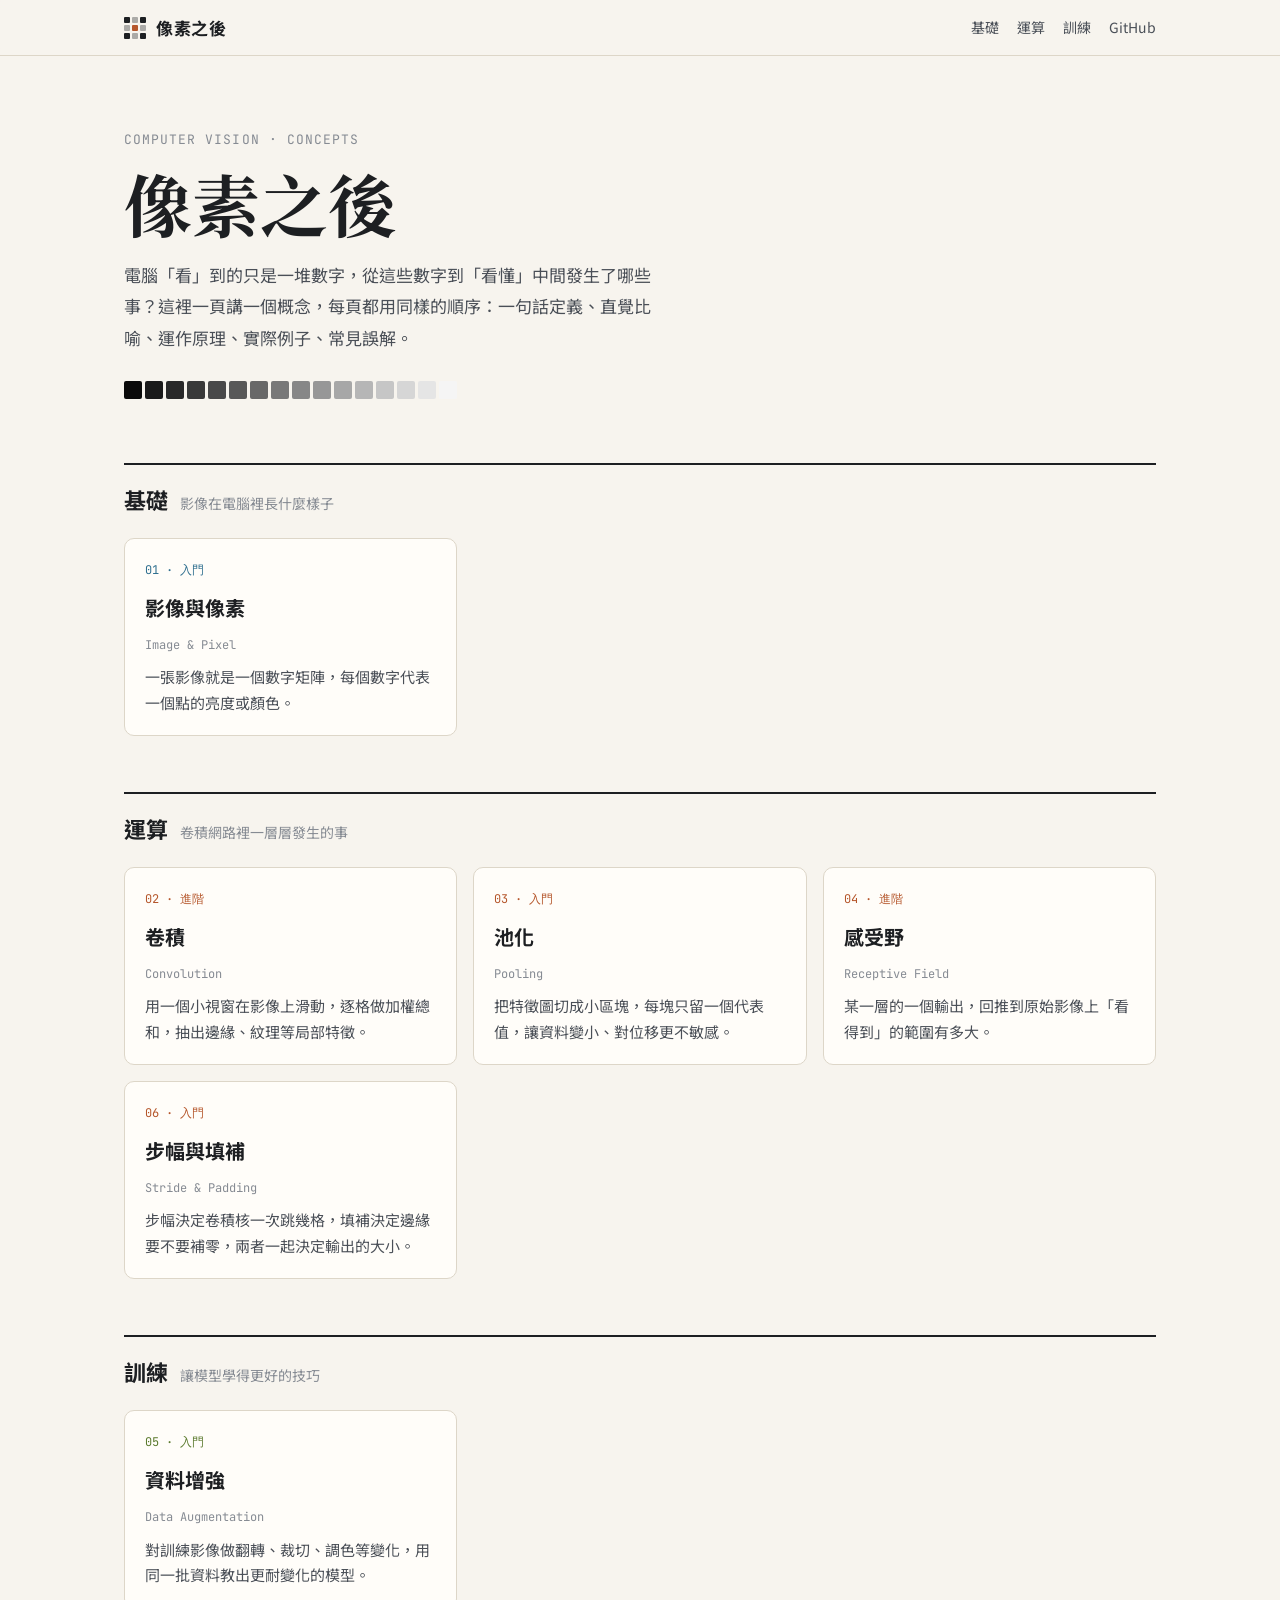
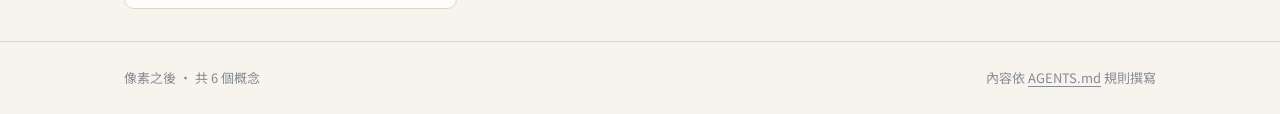
<file: index.html>
<!DOCTYPE html>
<html lang="zh-Hant-TW">
<head>
  <meta charset="UTF-8">
  <meta name="viewport" content="width=device-width, initial-scale=1">
  <title>像素之後｜電腦視覺基礎概念</title>
  <meta name="description" content="電腦視覺基礎概念介紹網站，一頁一個概念，每頁都有定義、比喻、原理、實例與常見誤解。">
  <link rel="preconnect" href="https://fonts.googleapis.com">
  <link rel="stylesheet" href="https://fonts.googleapis.com/css2?family=JetBrains+Mono:wght@400;700&family=Noto+Sans+TC:wght@400;500;700&family=Noto+Serif+TC:wght@600;700&display=swap">
  <link rel="stylesheet" href="./assets/css/style.css">
</head>
<body data-page="home" data-root=".">
  <header id="site-header"></header>

  <main>
    <section class="hero">
      <div class="eyebrow">COMPUTER VISION · CONCEPTS</div>
      <h1>像素之後</h1>
      <p>電腦「看」到的只是一堆數字，從這些數字到「看懂」中間發生了哪些事？這裡一頁講一個概念，每頁都用同樣的順序：一句話定義、直覺比喻、運作原理、實際例子、常見誤解。</p>
      <div class="pixel-strip" id="pixel-strip" aria-hidden="true"></div>
    </section>

    <div id="catalog"></div>
  </main>

  <footer id="site-footer"></footer>
  <script src="./assets/js/site.js"></script>
</body>
</html>
</file>
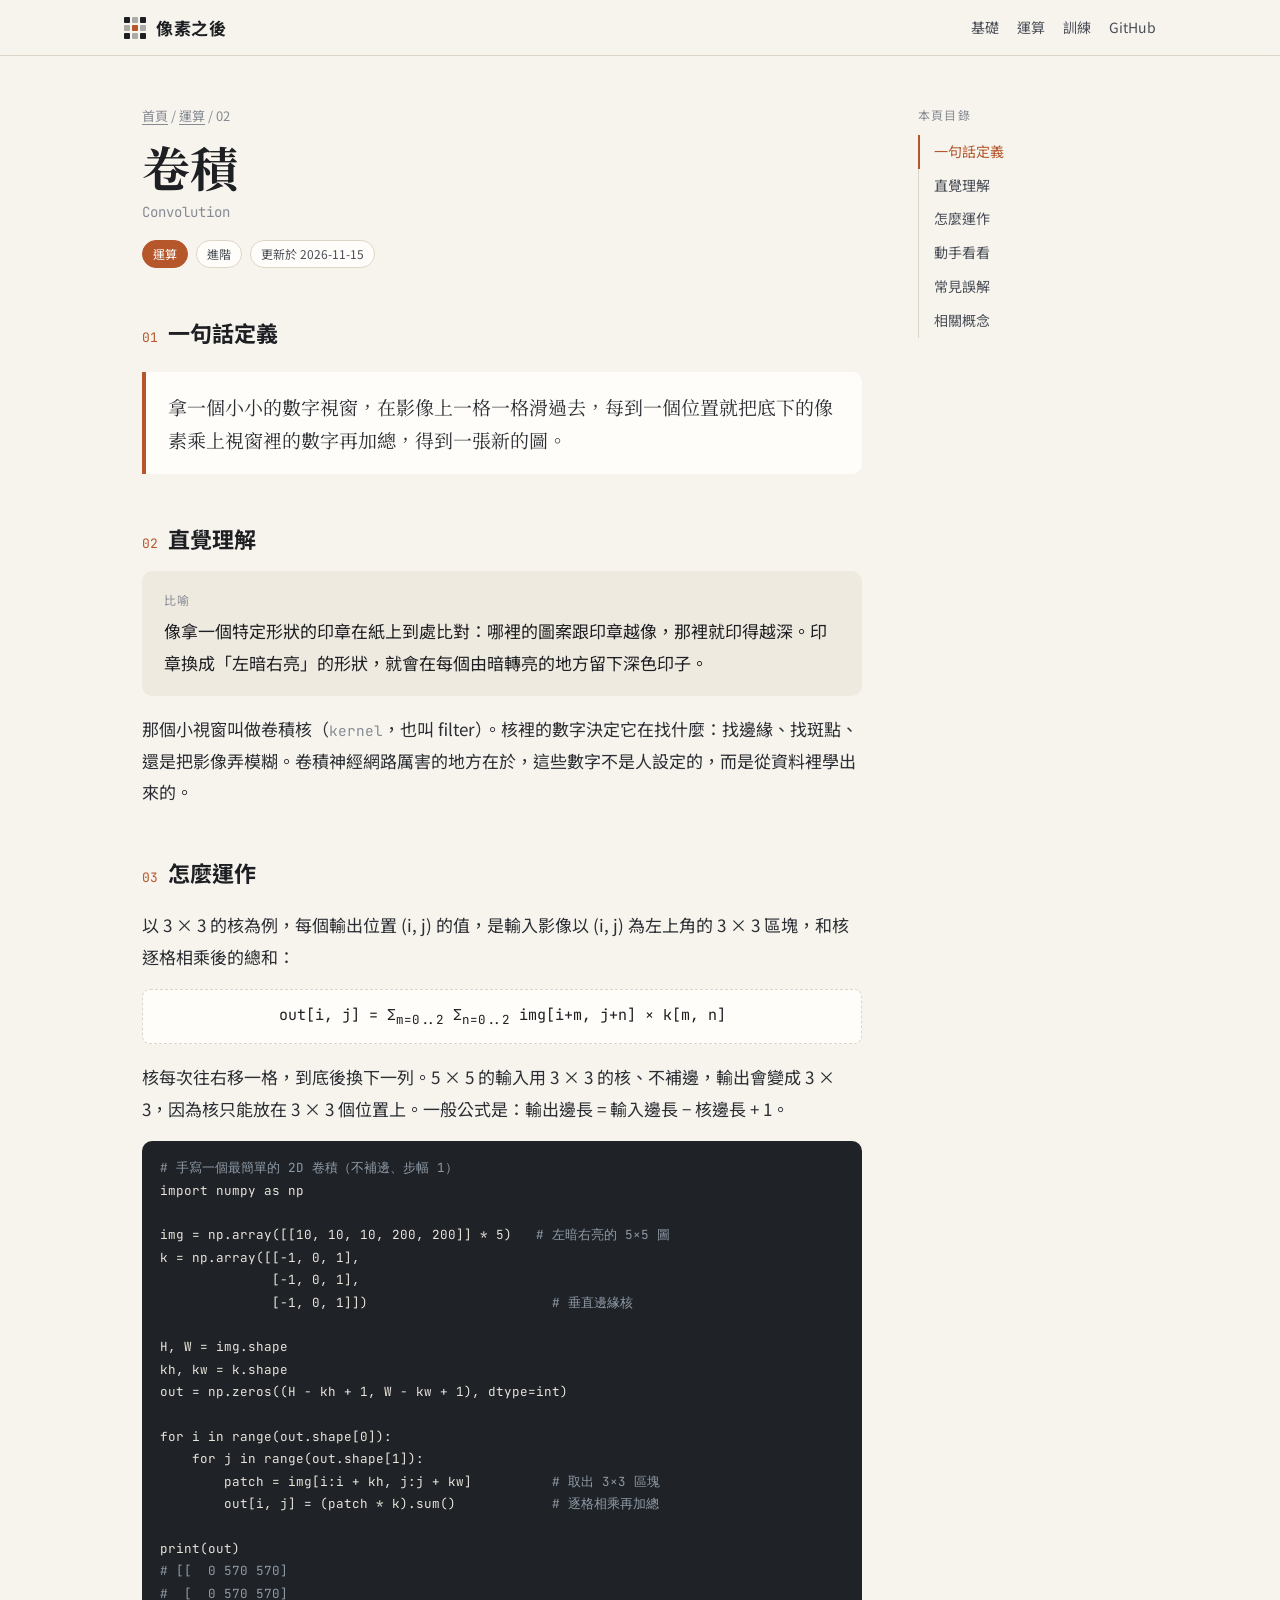
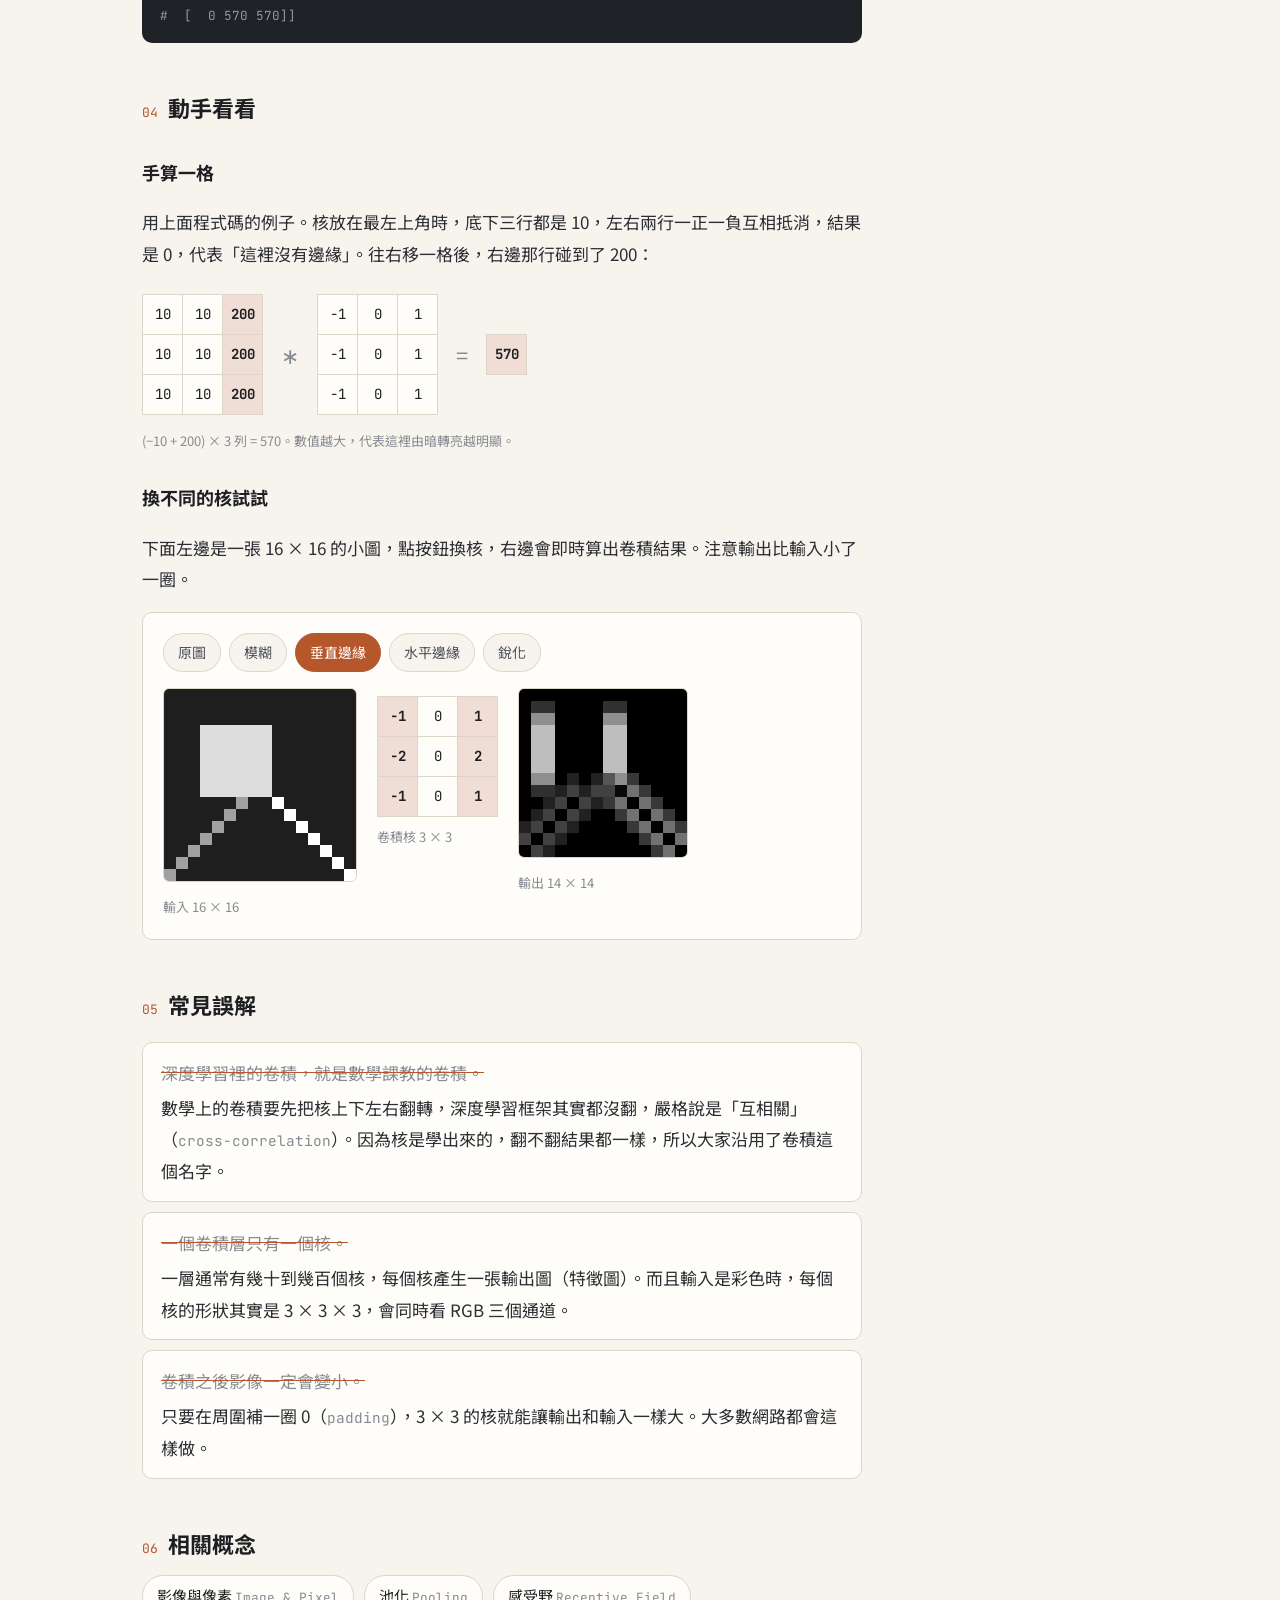
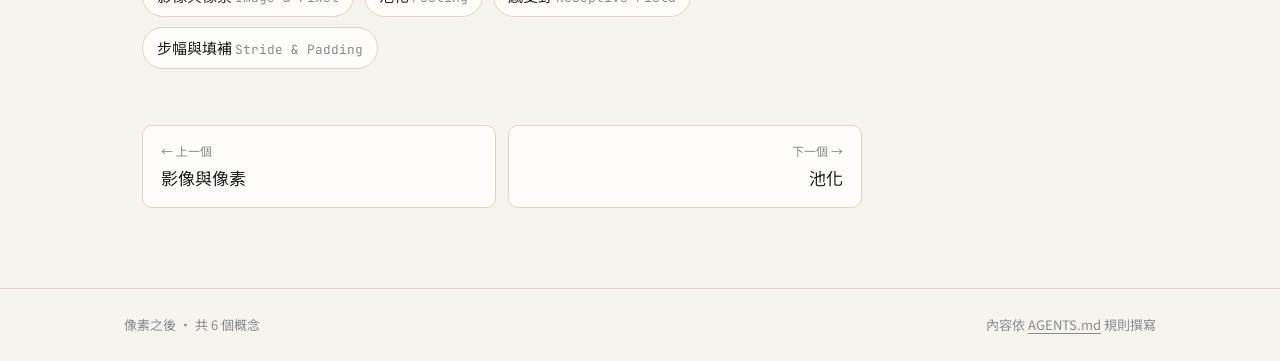
<file: concepts/convolution.html>
<!DOCTYPE html>
<html lang="zh-Hant-TW">
<head>
  <meta charset="UTF-8">
  <meta name="viewport" content="width=device-width, initial-scale=1">
  <title>卷積｜像素之後</title>
  <meta name="description" content="用一個小視窗在影像上滑動，逐格做加權總和，抽出邊緣、紋理等局部特徵。">
  <link rel="preconnect" href="https://fonts.googleapis.com">
  <link rel="stylesheet" href="https://fonts.googleapis.com/css2?family=JetBrains+Mono:wght@400;700&family=Noto+Sans+TC:wght@400;500;700&family=Noto+Serif+TC:wght@600;700&display=swap">
  <link rel="stylesheet" href="../assets/css/style.css">
</head>
<body data-page="concept" data-root=".." data-slug="convolution">
  <header id="site-header"></header>

  <main class="concept-layout">
    <article>
      <header class="concept-header">
        <div class="breadcrumb" id="breadcrumb"></div>
        <h1>卷積</h1>
        <div class="en">Convolution</div>
        <div class="meta" id="meta"></div>
      </header>

      <section id="tldr">
        <h2>一句話定義</h2>
        <p class="tldr">拿一個小小的數字視窗，在影像上一格一格滑過去，每到一個位置就把底下的像素乘上視窗裡的數字再加總，得到一張新的圖。</p>
      </section>

      <section id="intuition">
        <h2>直覺理解</h2>
        <div class="analogy">像拿一個特定形狀的印章在紙上到處比對：哪裡的圖案跟印章越像，那裡就印得越深。印章換成「左暗右亮」的形狀，就會在每個由暗轉亮的地方留下深色印子。</div>
        <p>那個小視窗叫做卷積核（<span class="term">kernel</span>，也叫 filter）。核裡的數字決定它在找什麼：找邊緣、找斑點、還是把影像弄模糊。卷積神經網路厲害的地方在於，這些數字不是人設定的，而是從資料裡學出來的。</p>
      </section>

      <section id="how">
        <h2>怎麼運作</h2>
        <p>以 3 × 3 的核為例，每個輸出位置 (i, j) 的值，是輸入影像以 (i, j) 為左上角的 3 × 3 區塊，和核逐格相乘後的總和：</p>
        <div class="formula">out[i, j] = Σ<sub>m=0..2</sub> Σ<sub>n=0..2</sub> img[i+m, j+n] × k[m, n]</div>
        <p>核每次往右移一格，到底後換下一列。5 × 5 的輸入用 3 × 3 的核、不補邊，輸出會變成 3 × 3，因為核只能放在 3 × 3 個位置上。一般公式是：輸出邊長 = 輸入邊長 − 核邊長 + 1。</p>
<pre><code><span class="c"># 手寫一個最簡單的 2D 卷積（不補邊、步幅 1）</span>
import numpy as np

img = np.array([[10, 10, 10, 200, 200]] * 5)   <span class="c"># 左暗右亮的 5×5 圖</span>
k = np.array([[-1, 0, 1],
              [-1, 0, 1],
              [-1, 0, 1]])                       <span class="c"># 垂直邊緣核</span>

H, W = img.shape
kh, kw = k.shape
out = np.zeros((H - kh + 1, W - kw + 1), dtype=int)

for i in range(out.shape[0]):
    for j in range(out.shape[1]):
        patch = img[i:i + kh, j:j + kw]          <span class="c"># 取出 3×3 區塊</span>
        out[i, j] = (patch * k).sum()            <span class="c"># 逐格相乘再加總</span>

print(out)
<span class="c"># [[  0 570 570]</span>
<span class="c">#  [  0 570 570]</span>
<span class="c">#  [  0 570 570]]</span>
</code></pre>
      </section>

      <section id="example">
        <h2>動手看看</h2>
        <h3>手算一格</h3>
        <p>用上面程式碼的例子。核放在最左上角時，底下三行都是 10，左右兩行一正一負互相抵消，結果是 0，代表「這裡沒有邊緣」。往右移一格後，右邊那行碰到了 200：</p>
        <div class="matrix-row">
          <table class="matrix">
            <tr><td>10</td><td>10</td><td class="hl">200</td></tr>
            <tr><td>10</td><td>10</td><td class="hl">200</td></tr>
            <tr><td>10</td><td>10</td><td class="hl">200</td></tr>
          </table>
          <span class="op">∗</span>
          <table class="matrix">
            <tr><td>−1</td><td>0</td><td>1</td></tr>
            <tr><td>−1</td><td>0</td><td>1</td></tr>
            <tr><td>−1</td><td>0</td><td>1</td></tr>
          </table>
          <span class="op">=</span>
          <table class="matrix"><tr><td class="hl">570</td></tr></table>
        </div>
        <p class="figure-caption">(−10 + 200) × 3 列 = 570。數值越大，代表這裡由暗轉亮越明顯。</p>

        <h3>換不同的核試試</h3>
        <p>下面左邊是一張 16 × 16 的小圖，點按鈕換核，右邊會即時算出卷積結果。注意輸出比輸入小了一圈。</p>
        <div class="demo" id="conv-demo">
          <div class="demo-controls" id="conv-buttons"></div>
          <div class="demo-stage">
            <div><canvas id="conv-input" width="192" height="192"></canvas><div class="demo-label">輸入 16 × 16</div></div>
            <div><table class="matrix" id="conv-kernel"></table><div class="demo-label">卷積核 3 × 3</div></div>
            <div><canvas id="conv-output" width="168" height="168"></canvas><div class="demo-label">輸出 14 × 14</div></div>
          </div>
        </div>
      </section>

      <section id="pitfalls">
        <h2>常見誤解</h2>
        <ul class="pitfalls">
          <li><span class="wrong">深度學習裡的卷積，就是數學課教的卷積。</span><span class="right">數學上的卷積要先把核上下左右翻轉，深度學習框架其實都沒翻，嚴格說是「互相關」（<span class="term">cross-correlation</span>）。因為核是學出來的，翻不翻結果都一樣，所以大家沿用了卷積這個名字。</span></li>
          <li><span class="wrong">一個卷積層只有一個核。</span><span class="right">一層通常有幾十到幾百個核，每個核產生一張輸出圖（特徵圖）。而且輸入是彩色時，每個核的形狀其實是 3 × 3 × 3，會同時看 RGB 三個通道。</span></li>
          <li><span class="wrong">卷積之後影像一定會變小。</span><span class="right">只要在周圍補一圈 0（<span class="term">padding</span>），3 × 3 的核就能讓輸出和輸入一樣大。大多數網路都會這樣做。</span></li>
        </ul>
      </section>

      <section id="related">
        <h2>相關概念</h2>
        <div class="related-list" id="related-list"></div>
      </section>

      <nav id="pager"></nav>
    </article>

    <nav class="toc" id="toc" aria-label="本頁目錄"></nav>
  </main>

  <footer id="site-footer"></footer>
  <script src="../assets/js/site.js"></script>
  <script src="../assets/js/demos/convolution.js"></script>
</body>
</html>
</file>
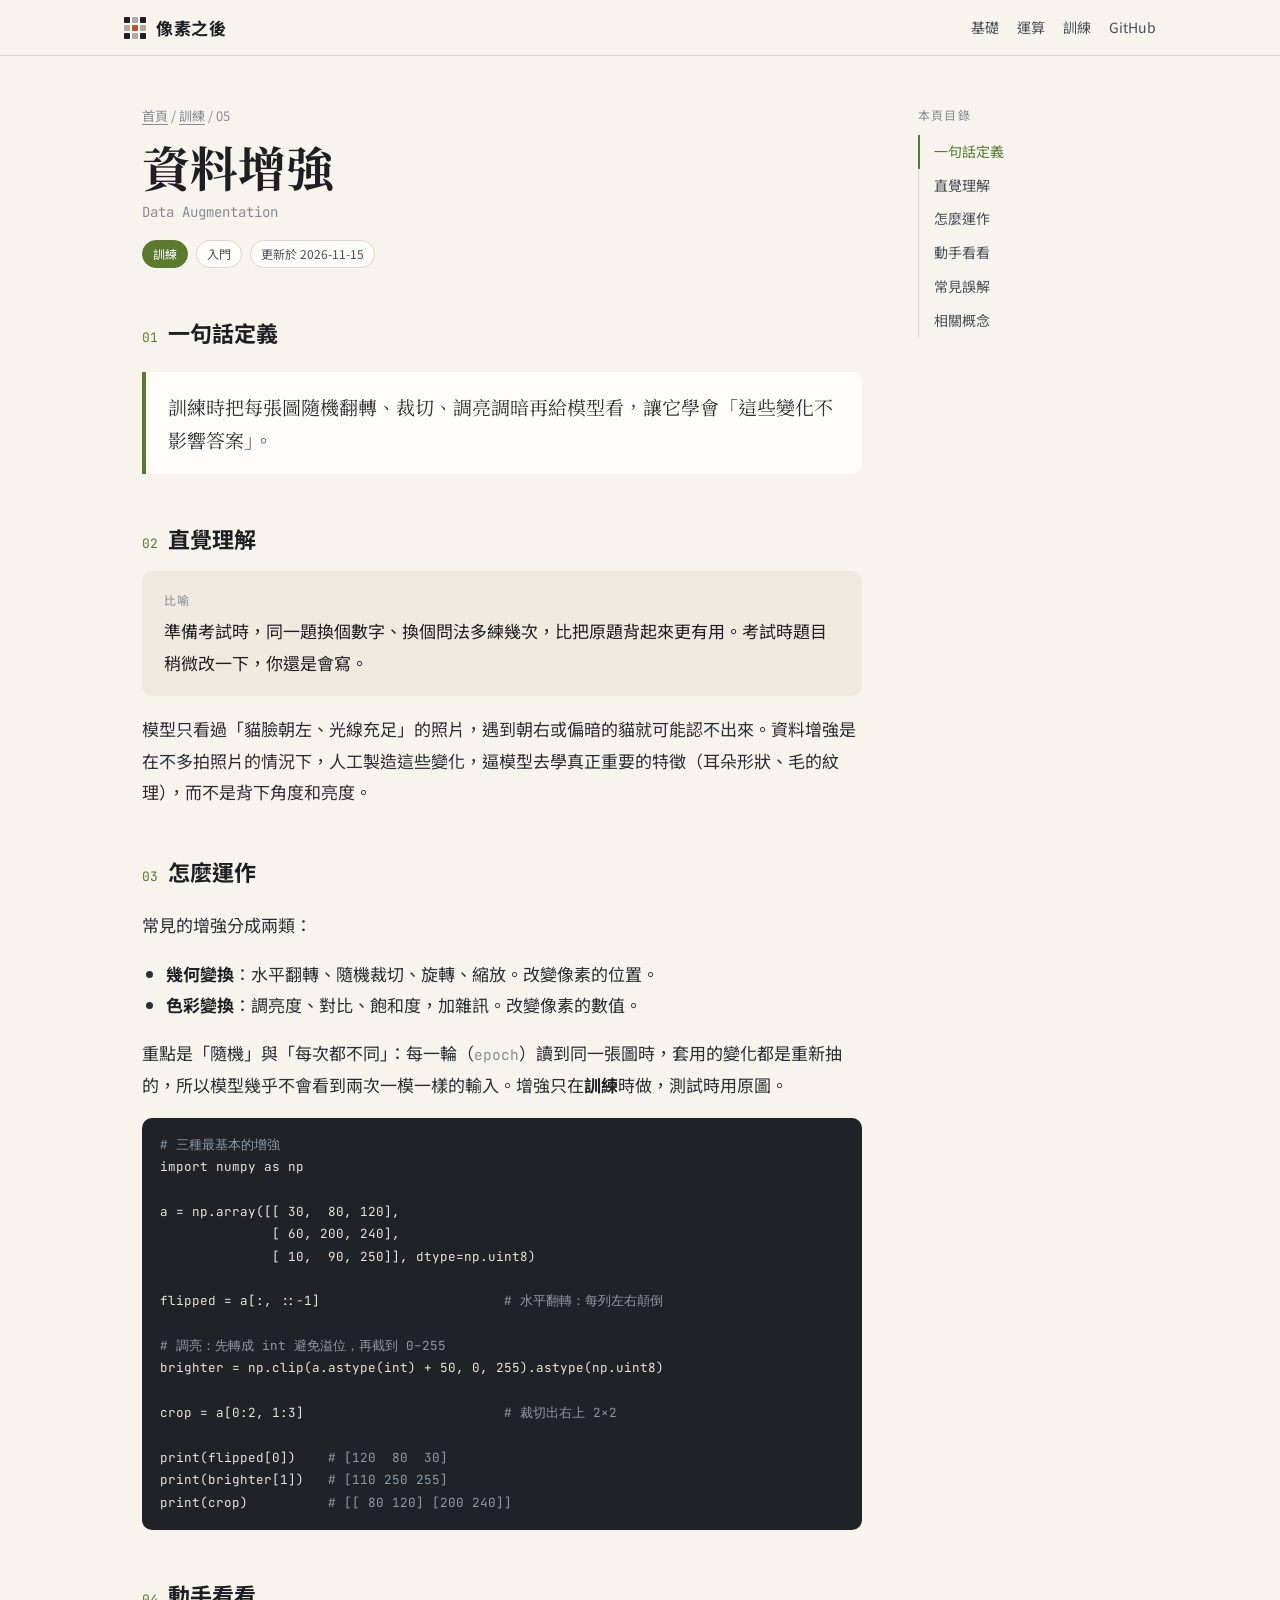
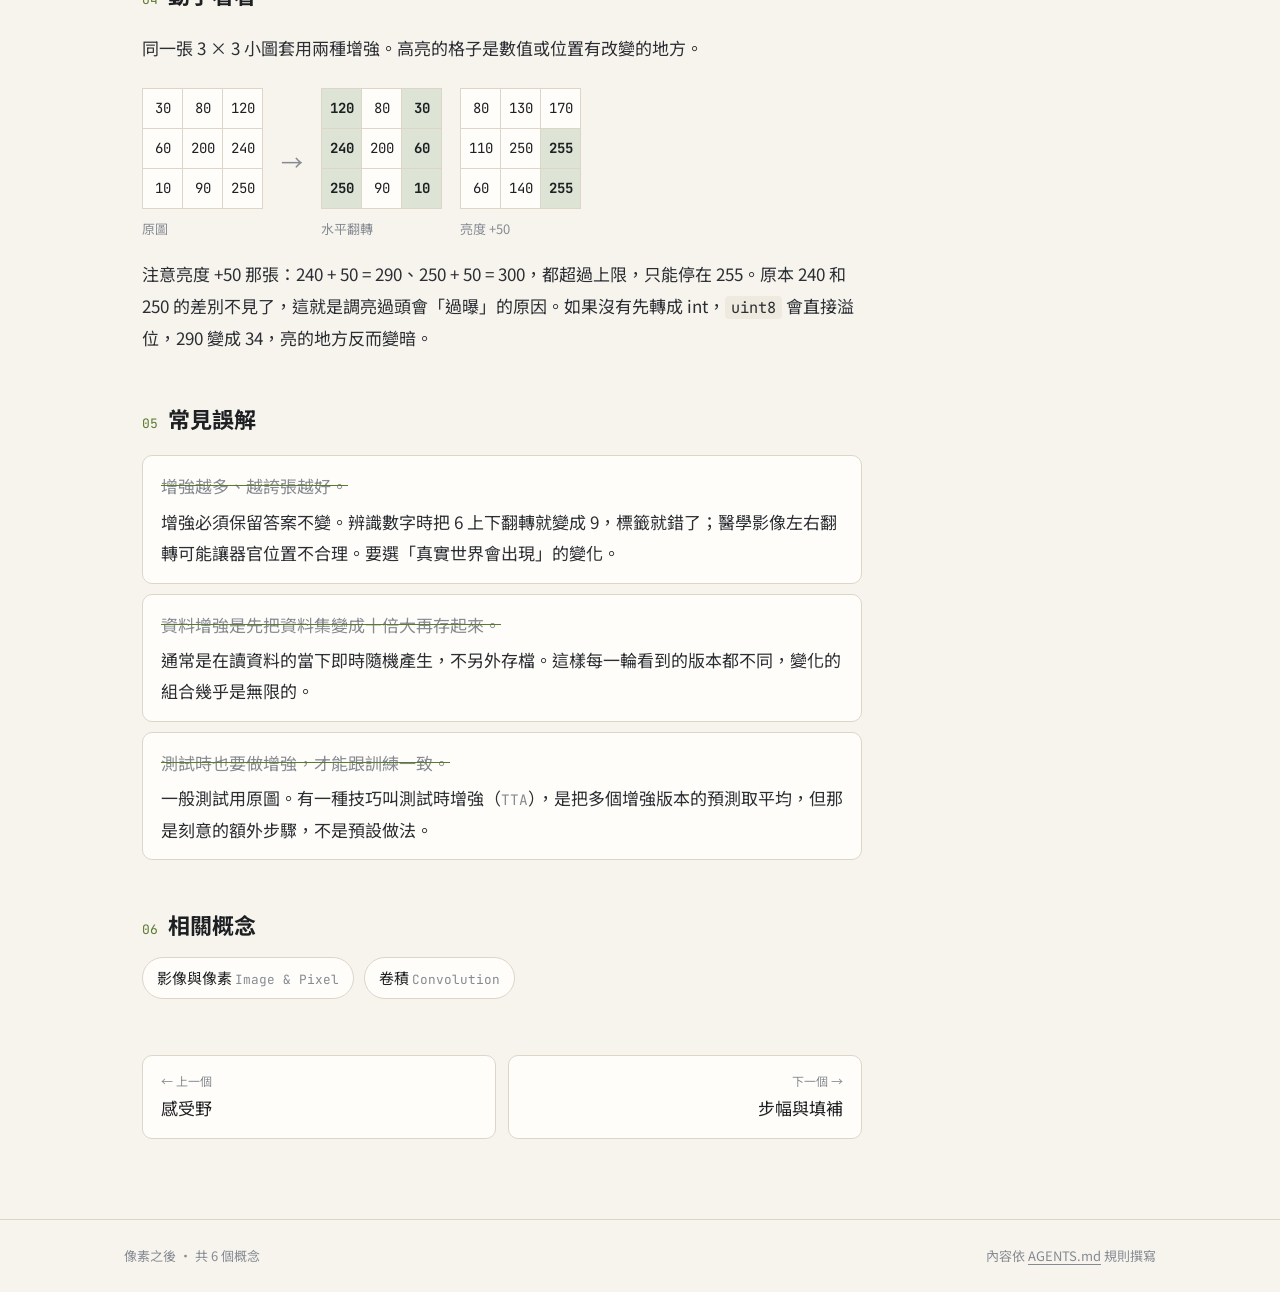
<file: concepts/data-augmentation.html>
<!DOCTYPE html>
<html lang="zh-Hant-TW">
<head>
  <meta charset="UTF-8">
  <meta name="viewport" content="width=device-width, initial-scale=1">
  <title>資料增強｜像素之後</title>
  <meta name="description" content="對訓練影像做翻轉、裁切、調色等變化，用同一批資料教出更耐變化的模型。">
  <link rel="preconnect" href="https://fonts.googleapis.com">
  <link rel="stylesheet" href="https://fonts.googleapis.com/css2?family=JetBrains+Mono:wght@400;700&family=Noto+Sans+TC:wght@400;500;700&family=Noto+Serif+TC:wght@600;700&display=swap">
  <link rel="stylesheet" href="../assets/css/style.css">
</head>
<body data-page="concept" data-root=".." data-slug="data-augmentation">
  <header id="site-header"></header>

  <main class="concept-layout">
    <article>
      <header class="concept-header">
        <div class="breadcrumb" id="breadcrumb"></div>
        <h1>資料增強</h1>
        <div class="en">Data Augmentation</div>
        <div class="meta" id="meta"></div>
      </header>

      <section id="tldr">
        <h2>一句話定義</h2>
        <p class="tldr">訓練時把每張圖隨機翻轉、裁切、調亮調暗再給模型看，讓它學會「這些變化不影響答案」。</p>
      </section>

      <section id="intuition">
        <h2>直覺理解</h2>
        <div class="analogy">準備考試時，同一題換個數字、換個問法多練幾次，比把原題背起來更有用。考試時題目稍微改一下，你還是會寫。</div>
        <p>模型只看過「貓臉朝左、光線充足」的照片，遇到朝右或偏暗的貓就可能認不出來。資料增強是在不多拍照片的情況下，人工製造這些變化，逼模型去學真正重要的特徵（耳朵形狀、毛的紋理），而不是背下角度和亮度。</p>
      </section>

      <section id="how">
        <h2>怎麼運作</h2>
        <p>常見的增強分成兩類：</p>
        <ul>
          <li><strong>幾何變換</strong>：水平翻轉、隨機裁切、旋轉、縮放。改變像素的位置。</li>
          <li><strong>色彩變換</strong>：調亮度、對比、飽和度，加雜訊。改變像素的數值。</li>
        </ul>
        <p>重點是「隨機」與「每次都不同」：每一輪（<span class="term">epoch</span>）讀到同一張圖時，套用的變化都是重新抽的，所以模型幾乎不會看到兩次一模一樣的輸入。增強只在<strong>訓練</strong>時做，測試時用原圖。</p>
<pre><code><span class="c"># 三種最基本的增強</span>
import numpy as np

a = np.array([[ 30,  80, 120],
              [ 60, 200, 240],
              [ 10,  90, 250]], dtype=np.uint8)

flipped = a[:, ::-1]                       <span class="c"># 水平翻轉：每列左右顛倒</span>

<span class="c"># 調亮：先轉成 int 避免溢位，再截到 0–255</span>
brighter = np.clip(a.astype(int) + 50, 0, 255).astype(np.uint8)

crop = a[0:2, 1:3]                         <span class="c"># 裁切出右上 2×2</span>

print(flipped[0])    <span class="c"># [120  80  30]</span>
print(brighter[1])   <span class="c"># [110 250 255]</span>
print(crop)          <span class="c"># [[ 80 120] [200 240]]</span>
</code></pre>
      </section>

      <section id="example">
        <h2>動手看看</h2>
        <p>同一張 3 × 3 小圖套用兩種增強。高亮的格子是數值或位置有改變的地方。</p>
        <div class="matrix-row">
          <div>
            <table class="matrix">
              <tr><td>30</td><td>80</td><td>120</td></tr>
              <tr><td>60</td><td>200</td><td>240</td></tr>
              <tr><td>10</td><td>90</td><td>250</td></tr>
            </table>
            <div class="figure-caption">原圖</div>
          </div>
          <span class="op">→</span>
          <div>
            <table class="matrix">
              <tr><td class="hl">120</td><td>80</td><td class="hl">30</td></tr>
              <tr><td class="hl">240</td><td>200</td><td class="hl">60</td></tr>
              <tr><td class="hl">250</td><td>90</td><td class="hl">10</td></tr>
            </table>
            <div class="figure-caption">水平翻轉</div>
          </div>
          <div>
            <table class="matrix">
              <tr><td>80</td><td>130</td><td>170</td></tr>
              <tr><td>110</td><td>250</td><td class="hl">255</td></tr>
              <tr><td>60</td><td>140</td><td class="hl">255</td></tr>
            </table>
            <div class="figure-caption">亮度 +50</div>
          </div>
        </div>
        <p>注意亮度 +50 那張：240 + 50 = 290、250 + 50 = 300，都超過上限，只能停在 255。原本 240 和 250 的差別不見了，這就是調亮過頭會「過曝」的原因。如果沒有先轉成 int，<code>uint8</code> 會直接溢位，290 變成 34，亮的地方反而變暗。</p>
      </section>

      <section id="pitfalls">
        <h2>常見誤解</h2>
        <ul class="pitfalls">
          <li><span class="wrong">增強越多、越誇張越好。</span><span class="right">增強必須保留答案不變。辨識數字時把 6 上下翻轉就變成 9，標籤就錯了；醫學影像左右翻轉可能讓器官位置不合理。要選「真實世界會出現」的變化。</span></li>
          <li><span class="wrong">資料增強是先把資料集變成十倍大再存起來。</span><span class="right">通常是在讀資料的當下即時隨機產生，不另外存檔。這樣每一輪看到的版本都不同，變化的組合幾乎是無限的。</span></li>
          <li><span class="wrong">測試時也要做增強，才能跟訓練一致。</span><span class="right">一般測試用原圖。有一種技巧叫測試時增強（<span class="term">TTA</span>），是把多個增強版本的預測取平均，但那是刻意的額外步驟，不是預設做法。</span></li>
        </ul>
      </section>

      <section id="related">
        <h2>相關概念</h2>
        <div class="related-list" id="related-list"></div>
      </section>

      <nav id="pager"></nav>
    </article>

    <nav class="toc" id="toc" aria-label="本頁目錄"></nav>
  </main>

  <footer id="site-footer"></footer>
  <script src="../assets/js/site.js"></script>
</body>
</html>
</file>
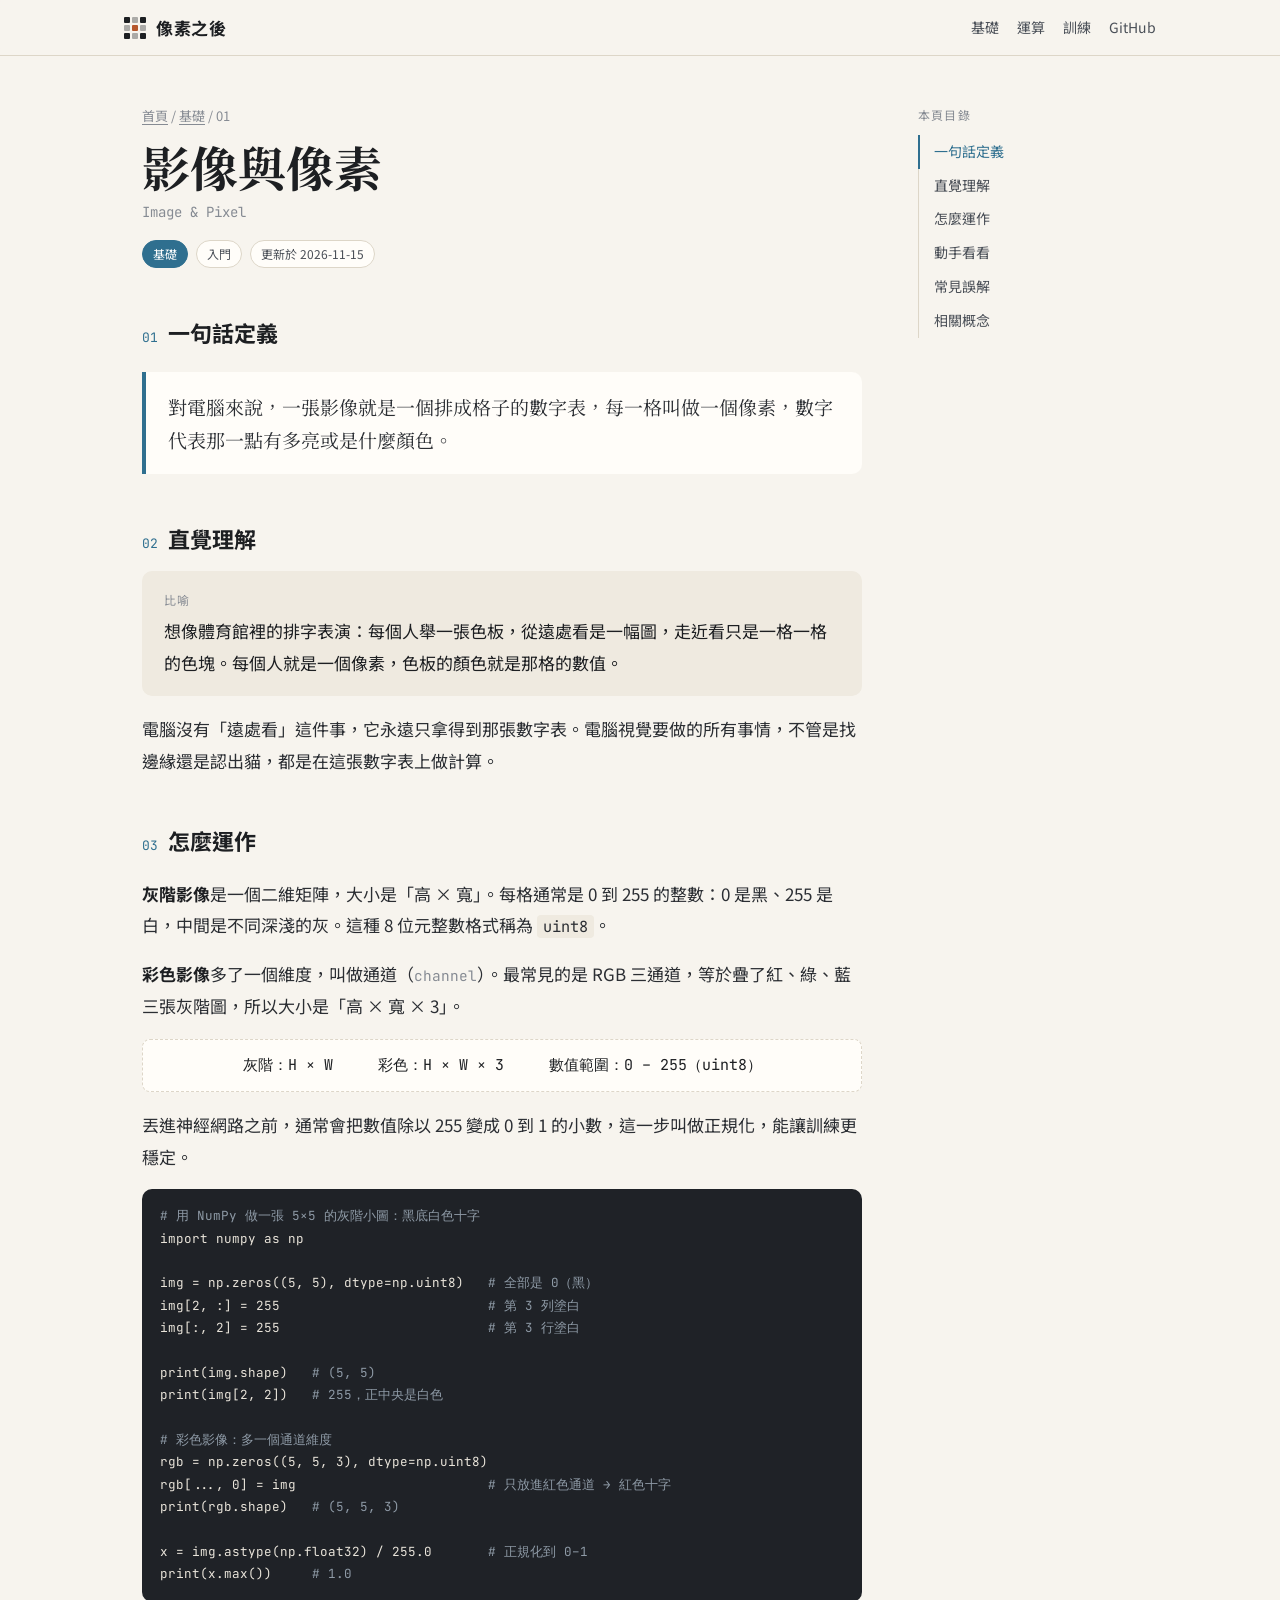
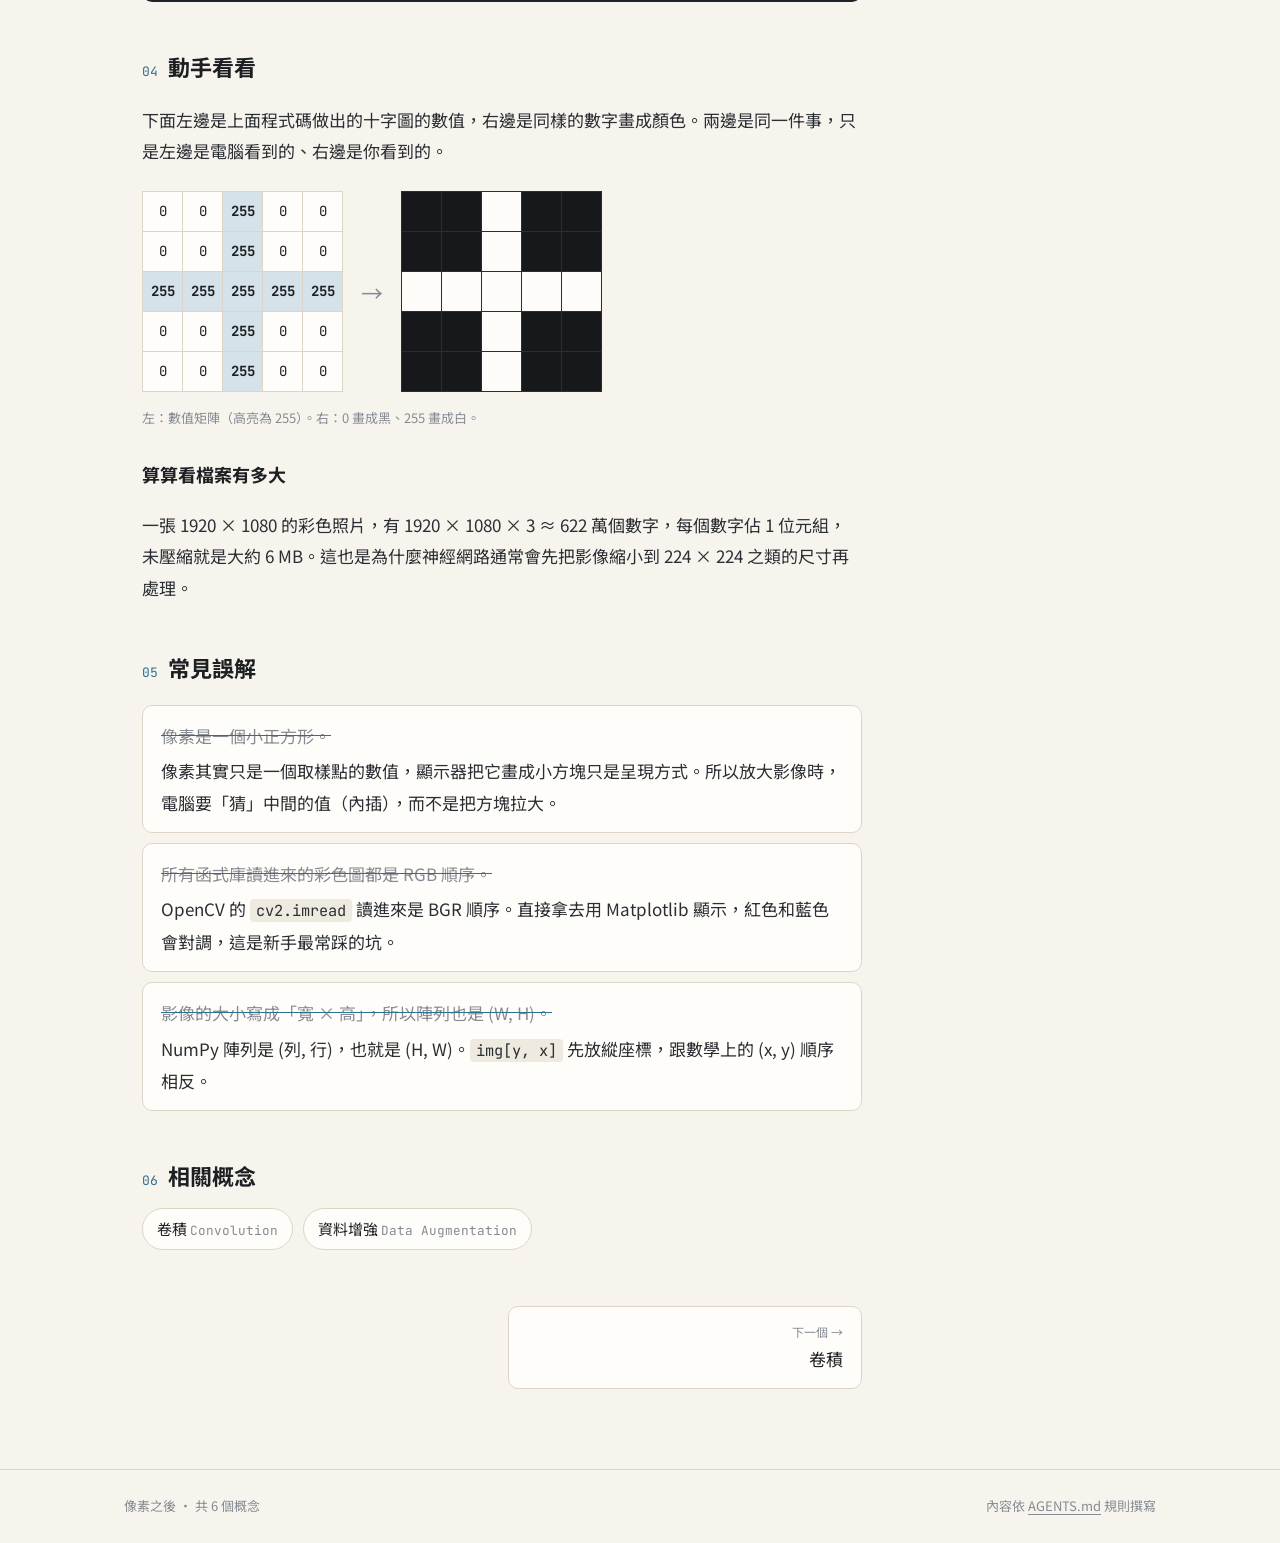
<file: concepts/pixel.html>
<!DOCTYPE html>
<html lang="zh-Hant-TW">
<head>
  <meta charset="UTF-8">
  <meta name="viewport" content="width=device-width, initial-scale=1">
  <title>影像與像素｜像素之後</title>
  <meta name="description" content="一張影像就是一個數字矩陣，每個數字代表一個點的亮度或顏色。">
  <link rel="preconnect" href="https://fonts.googleapis.com">
  <link rel="stylesheet" href="https://fonts.googleapis.com/css2?family=JetBrains+Mono:wght@400;700&family=Noto+Sans+TC:wght@400;500;700&family=Noto+Serif+TC:wght@600;700&display=swap">
  <link rel="stylesheet" href="../assets/css/style.css">
</head>
<body data-page="concept" data-root=".." data-slug="pixel">
  <header id="site-header"></header>

  <main class="concept-layout">
    <article>
      <header class="concept-header">
        <div class="breadcrumb" id="breadcrumb"></div>
        <h1>影像與像素</h1>
        <div class="en">Image &amp; Pixel</div>
        <div class="meta" id="meta"></div>
      </header>

      <section id="tldr">
        <h2>一句話定義</h2>
        <p class="tldr">對電腦來說，一張影像就是一個排成格子的數字表，每一格叫做一個像素，數字代表那一點有多亮或是什麼顏色。</p>
      </section>

      <section id="intuition">
        <h2>直覺理解</h2>
        <div class="analogy">想像體育館裡的排字表演：每個人舉一張色板，從遠處看是一幅圖，走近看只是一格一格的色塊。每個人就是一個像素，色板的顏色就是那格的數值。</div>
        <p>電腦沒有「遠處看」這件事，它永遠只拿得到那張數字表。電腦視覺要做的所有事情，不管是找邊緣還是認出貓，都是在這張數字表上做計算。</p>
      </section>

      <section id="how">
        <h2>怎麼運作</h2>
        <p><strong>灰階影像</strong>是一個二維矩陣，大小是「高 × 寬」。每格通常是 0 到 255 的整數：0 是黑、255 是白，中間是不同深淺的灰。這種 8 位元整數格式稱為 <code>uint8</code>。</p>
        <p><strong>彩色影像</strong>多了一個維度，叫做通道（<span class="term">channel</span>）。最常見的是 RGB 三通道，等於疊了紅、綠、藍三張灰階圖，所以大小是「高 × 寬 × 3」。</p>
        <div class="formula">灰階：H × W　　　彩色：H × W × 3　　　數值範圍：0 – 255（uint8）</div>
        <p>丟進神經網路之前，通常會把數值除以 255 變成 0 到 1 的小數，這一步叫做正規化，能讓訓練更穩定。</p>
<pre><code><span class="c"># 用 NumPy 做一張 5×5 的灰階小圖：黑底白色十字</span>
import numpy as np

img = np.zeros((5, 5), dtype=np.uint8)   <span class="c"># 全部是 0（黑）</span>
img[2, :] = 255                          <span class="c"># 第 3 列塗白</span>
img[:, 2] = 255                          <span class="c"># 第 3 行塗白</span>

print(img.shape)   <span class="c"># (5, 5)</span>
print(img[2, 2])   <span class="c"># 255，正中央是白色</span>

<span class="c"># 彩色影像：多一個通道維度</span>
rgb = np.zeros((5, 5, 3), dtype=np.uint8)
rgb[..., 0] = img                        <span class="c"># 只放進紅色通道 → 紅色十字</span>
print(rgb.shape)   <span class="c"># (5, 5, 3)</span>

x = img.astype(np.float32) / 255.0       <span class="c"># 正規化到 0–1</span>
print(x.max())     <span class="c"># 1.0</span>
</code></pre>
      </section>

      <section id="example">
        <h2>動手看看</h2>
        <p>下面左邊是上面程式碼做出的十字圖的數值，右邊是同樣的數字畫成顏色。兩邊是同一件事，只是左邊是電腦看到的、右邊是你看到的。</p>
        <div class="matrix-row">
          <table class="matrix" aria-label="5×5 灰階數值">
            <tr><td>0</td><td>0</td><td class="hl">255</td><td>0</td><td>0</td></tr>
            <tr><td>0</td><td>0</td><td class="hl">255</td><td>0</td><td>0</td></tr>
            <tr><td class="hl">255</td><td class="hl">255</td><td class="hl">255</td><td class="hl">255</td><td class="hl">255</td></tr>
            <tr><td>0</td><td>0</td><td class="hl">255</td><td>0</td><td>0</td></tr>
            <tr><td>0</td><td>0</td><td class="hl">255</td><td>0</td><td>0</td></tr>
          </table>
          <span class="op">→</span>
          <table class="matrix pixel-view" aria-label="畫成顏色後">
            <tr><td></td><td></td><td class="on"></td><td></td><td></td></tr>
            <tr><td></td><td></td><td class="on"></td><td></td><td></td></tr>
            <tr><td class="on"></td><td class="on"></td><td class="on"></td><td class="on"></td><td class="on"></td></tr>
            <tr><td></td><td></td><td class="on"></td><td></td><td></td></tr>
            <tr><td></td><td></td><td class="on"></td><td></td><td></td></tr>
          </table>
        </div>
        <p class="figure-caption">左：數值矩陣（高亮為 255）。右：0 畫成黑、255 畫成白。</p>
        <h3>算算看檔案有多大</h3>
        <p>一張 1920 × 1080 的彩色照片，有 1920 × 1080 × 3 ≈ 622 萬個數字，每個數字佔 1 位元組，未壓縮就是大約 6 MB。這也是為什麼神經網路通常會先把影像縮小到 224 × 224 之類的尺寸再處理。</p>
      </section>

      <section id="pitfalls">
        <h2>常見誤解</h2>
        <ul class="pitfalls">
          <li><span class="wrong">像素是一個小正方形。</span><span class="right">像素其實只是一個取樣點的數值，顯示器把它畫成小方塊只是呈現方式。所以放大影像時，電腦要「猜」中間的值（內插），而不是把方塊拉大。</span></li>
          <li><span class="wrong">所有函式庫讀進來的彩色圖都是 RGB 順序。</span><span class="right">OpenCV 的 <code>cv2.imread</code> 讀進來是 BGR 順序。直接拿去用 Matplotlib 顯示，紅色和藍色會對調，這是新手最常踩的坑。</span></li>
          <li><span class="wrong">影像的大小寫成「寬 × 高」，所以陣列也是 (W, H)。</span><span class="right">NumPy 陣列是 (列, 行)，也就是 (H, W)。<code>img[y, x]</code> 先放縱座標，跟數學上的 (x, y) 順序相反。</span></li>
        </ul>
      </section>

      <section id="related">
        <h2>相關概念</h2>
        <div class="related-list" id="related-list"></div>
      </section>

      <nav id="pager"></nav>
    </article>

    <nav class="toc" id="toc" aria-label="本頁目錄"></nav>
  </main>

  <footer id="site-footer"></footer>
  <script src="../assets/js/site.js"></script>
</body>
</html>
</file>
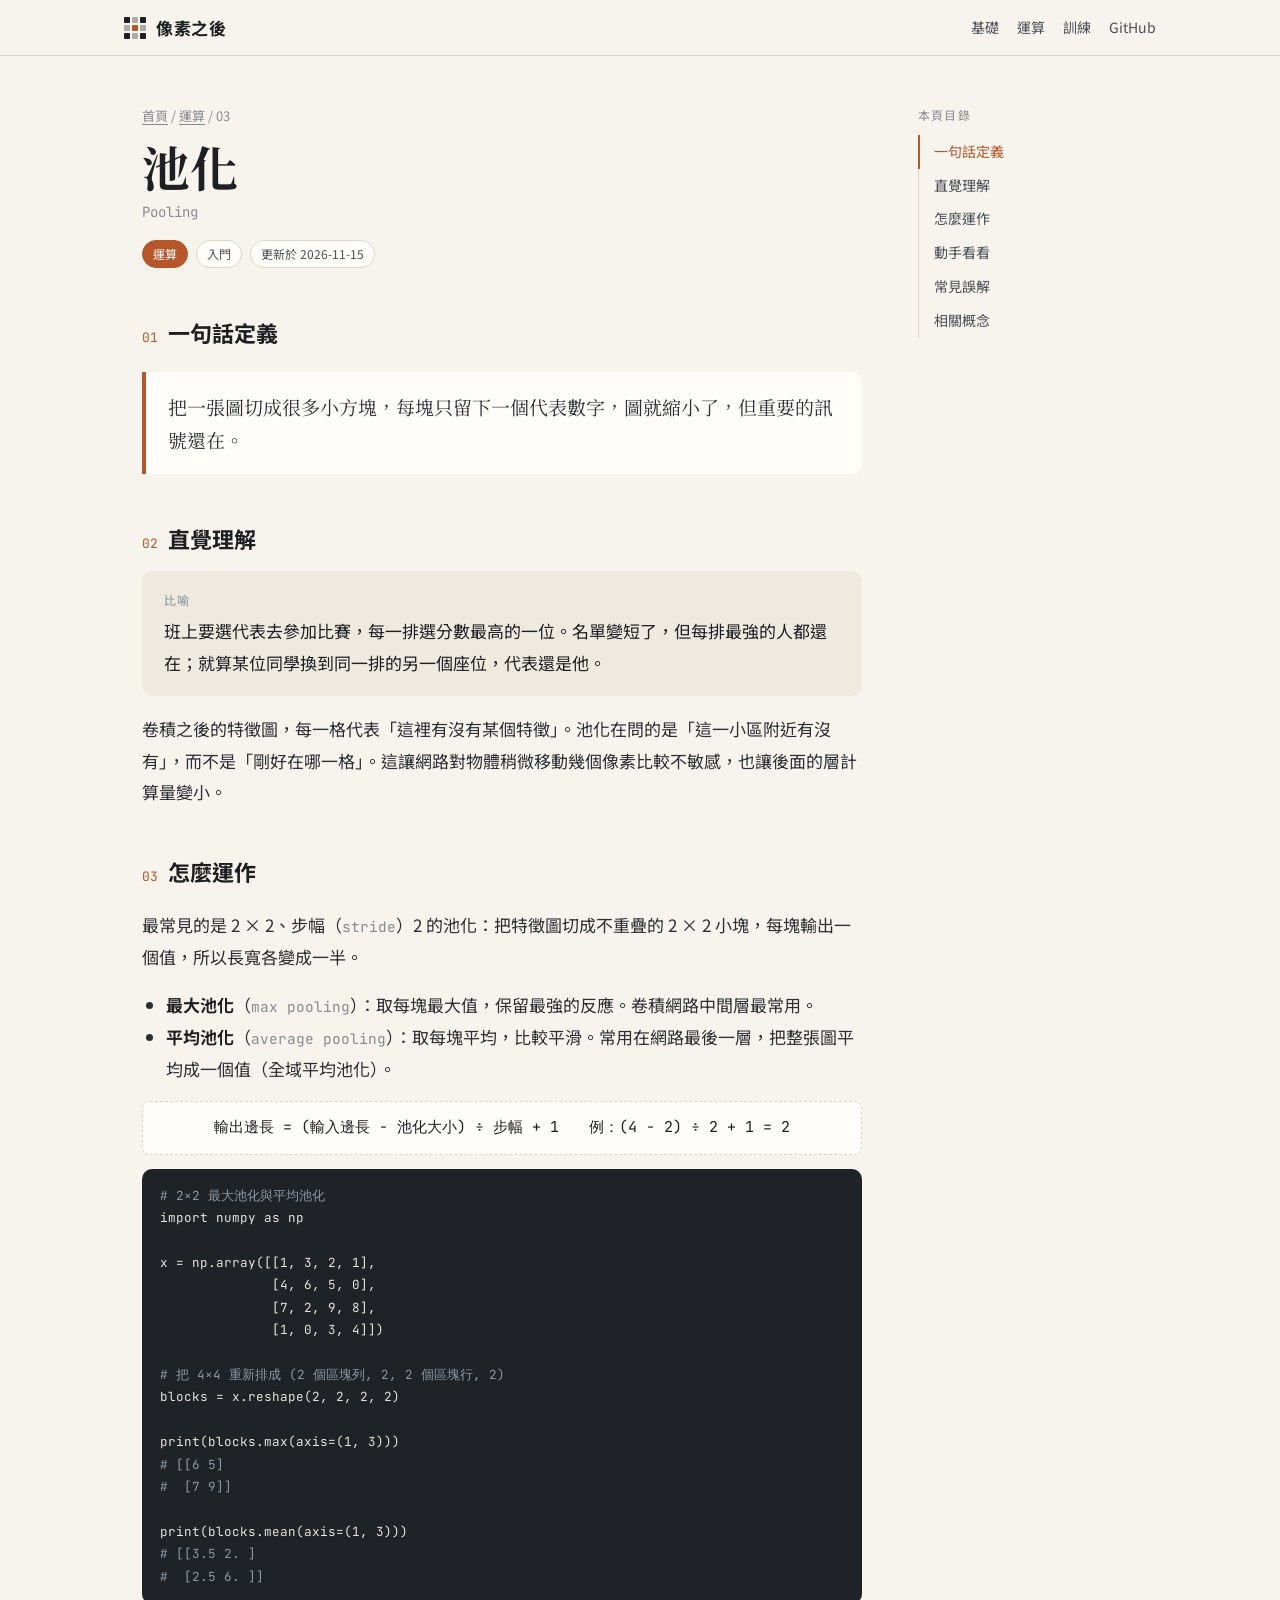
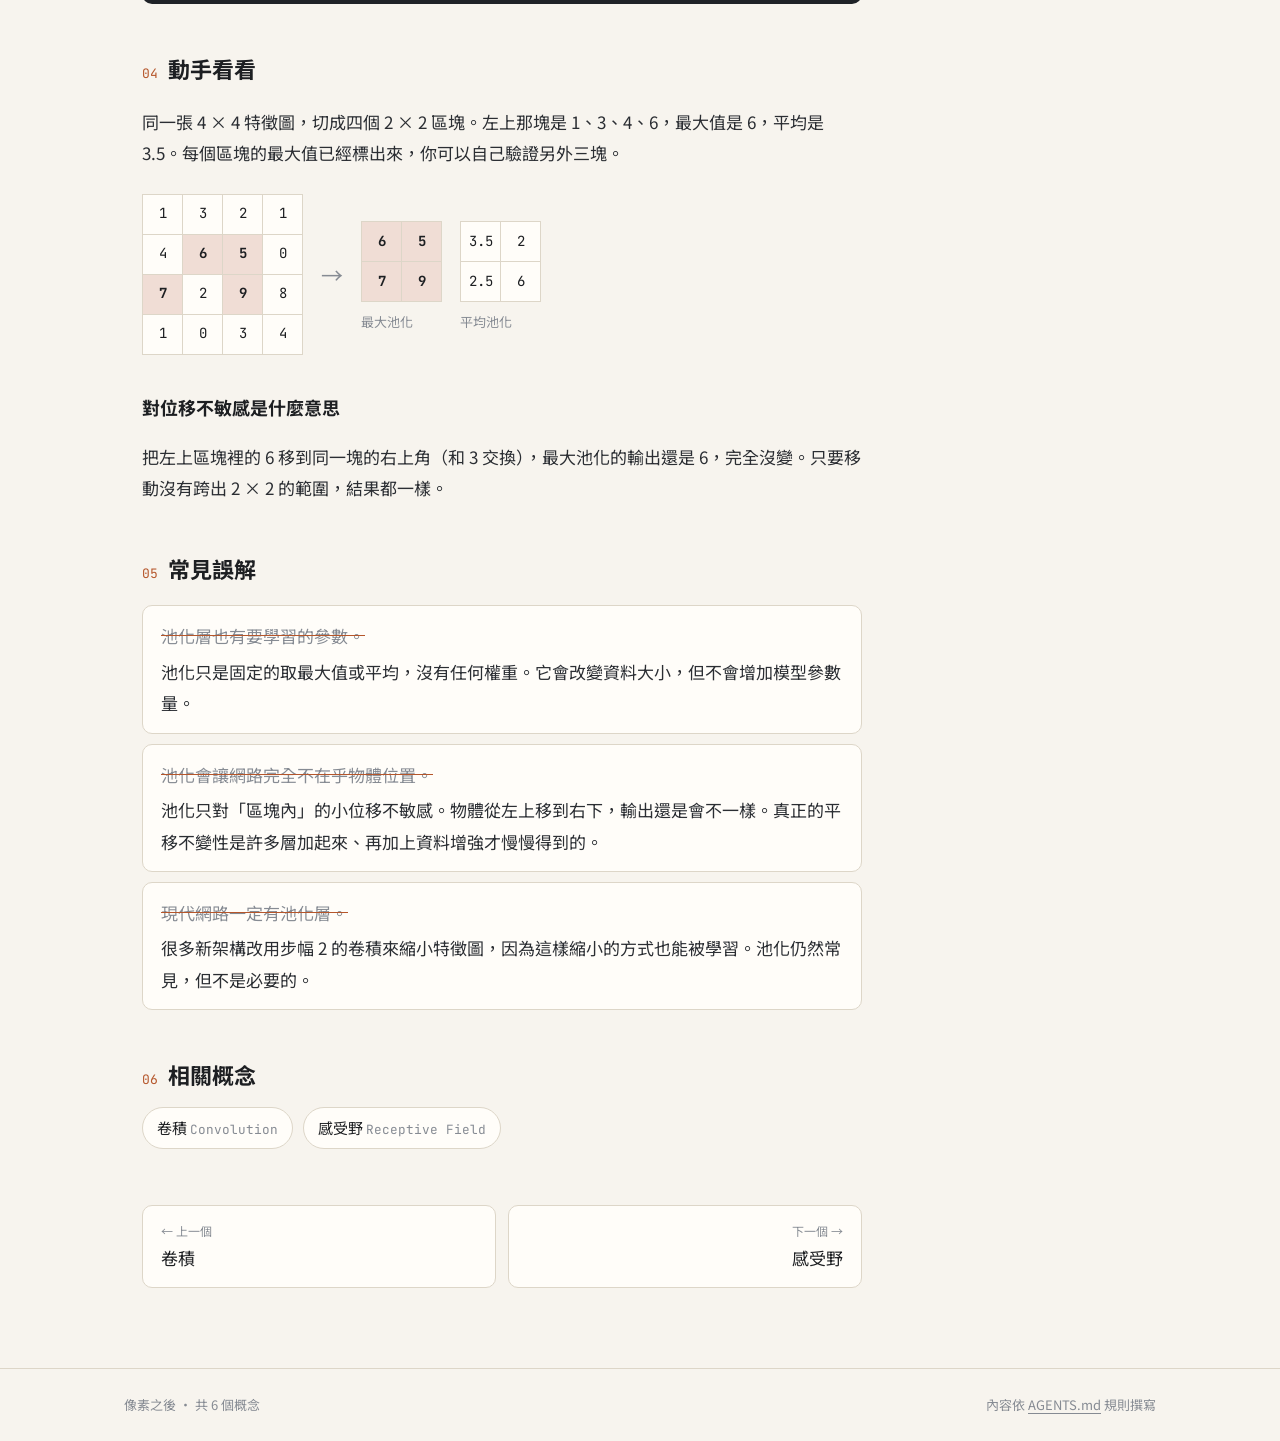
<file: concepts/pooling.html>
<!DOCTYPE html>
<html lang="zh-Hant-TW">
<head>
  <meta charset="UTF-8">
  <meta name="viewport" content="width=device-width, initial-scale=1">
  <title>池化｜像素之後</title>
  <meta name="description" content="把特徵圖切成小區塊，每塊只留一個代表值，讓資料變小、對位移更不敏感。">
  <link rel="preconnect" href="https://fonts.googleapis.com">
  <link rel="stylesheet" href="https://fonts.googleapis.com/css2?family=JetBrains+Mono:wght@400;700&family=Noto+Sans+TC:wght@400;500;700&family=Noto+Serif+TC:wght@600;700&display=swap">
  <link rel="stylesheet" href="../assets/css/style.css">
</head>
<body data-page="concept" data-root=".." data-slug="pooling">
  <header id="site-header"></header>

  <main class="concept-layout">
    <article>
      <header class="concept-header">
        <div class="breadcrumb" id="breadcrumb"></div>
        <h1>池化</h1>
        <div class="en">Pooling</div>
        <div class="meta" id="meta"></div>
      </header>

      <section id="tldr">
        <h2>一句話定義</h2>
        <p class="tldr">把一張圖切成很多小方塊，每塊只留下一個代表數字，圖就縮小了，但重要的訊號還在。</p>
      </section>

      <section id="intuition">
        <h2>直覺理解</h2>
        <div class="analogy">班上要選代表去參加比賽，每一排選分數最高的一位。名單變短了，但每排最強的人都還在；就算某位同學換到同一排的另一個座位，代表還是他。</div>
        <p>卷積之後的特徵圖，每一格代表「這裡有沒有某個特徵」。池化在問的是「這一小區附近有沒有」，而不是「剛好在哪一格」。這讓網路對物體稍微移動幾個像素比較不敏感，也讓後面的層計算量變小。</p>
      </section>

      <section id="how">
        <h2>怎麼運作</h2>
        <p>最常見的是 2 × 2、步幅（<span class="term">stride</span>）2 的池化：把特徵圖切成不重疊的 2 × 2 小塊，每塊輸出一個值，所以長寬各變成一半。</p>
        <ul>
          <li><strong>最大池化</strong>（<span class="term">max pooling</span>）：取每塊最大值，保留最強的反應。卷積網路中間層最常用。</li>
          <li><strong>平均池化</strong>（<span class="term">average pooling</span>）：取每塊平均，比較平滑。常用在網路最後一層，把整張圖平均成一個值（全域平均池化）。</li>
        </ul>
        <div class="formula">輸出邊長 = (輸入邊長 − 池化大小) ÷ 步幅 + 1　　例：(4 − 2) ÷ 2 + 1 = 2</div>
<pre><code><span class="c"># 2×2 最大池化與平均池化</span>
import numpy as np

x = np.array([[1, 3, 2, 1],
              [4, 6, 5, 0],
              [7, 2, 9, 8],
              [1, 0, 3, 4]])

<span class="c"># 把 4×4 重新排成 (2 個區塊列, 2, 2 個區塊行, 2)</span>
blocks = x.reshape(2, 2, 2, 2)

print(blocks.max(axis=(1, 3)))
<span class="c"># [[6 5]</span>
<span class="c">#  [7 9]]</span>

print(blocks.mean(axis=(1, 3)))
<span class="c"># [[3.5 2. ]</span>
<span class="c">#  [2.5 6. ]]</span>
</code></pre>
      </section>

      <section id="example">
        <h2>動手看看</h2>
        <p>同一張 4 × 4 特徵圖，切成四個 2 × 2 區塊。左上那塊是 1、3、4、6，最大值是 6，平均是 3.5。每個區塊的最大值已經標出來，你可以自己驗證另外三塊。</p>
        <div class="matrix-row">
          <table class="matrix">
            <tr><td>1</td><td>3</td><td>2</td><td>1</td></tr>
            <tr><td>4</td><td class="hl">6</td><td class="hl">5</td><td>0</td></tr>
            <tr><td class="hl">7</td><td>2</td><td class="hl">9</td><td>8</td></tr>
            <tr><td>1</td><td>0</td><td>3</td><td>4</td></tr>
          </table>
          <span class="op">→</span>
          <div>
            <table class="matrix"><tr><td class="hl">6</td><td class="hl">5</td></tr><tr><td class="hl">7</td><td class="hl">9</td></tr></table>
            <div class="figure-caption">最大池化</div>
          </div>
          <div>
            <table class="matrix"><tr><td>3.5</td><td>2</td></tr><tr><td>2.5</td><td>6</td></tr></table>
            <div class="figure-caption">平均池化</div>
          </div>
        </div>
        <h3>對位移不敏感是什麼意思</h3>
        <p>把左上區塊裡的 6 移到同一塊的右上角（和 3 交換），最大池化的輸出還是 6，完全沒變。只要移動沒有跨出 2 × 2 的範圍，結果都一樣。</p>
      </section>

      <section id="pitfalls">
        <h2>常見誤解</h2>
        <ul class="pitfalls">
          <li><span class="wrong">池化層也有要學習的參數。</span><span class="right">池化只是固定的取最大值或平均，沒有任何權重。它會改變資料大小，但不會增加模型參數量。</span></li>
          <li><span class="wrong">池化會讓網路完全不在乎物體位置。</span><span class="right">池化只對「區塊內」的小位移不敏感。物體從左上移到右下，輸出還是會不一樣。真正的平移不變性是許多層加起來、再加上資料增強才慢慢得到的。</span></li>
          <li><span class="wrong">現代網路一定有池化層。</span><span class="right">很多新架構改用步幅 2 的卷積來縮小特徵圖，因為這樣縮小的方式也能被學習。池化仍然常見，但不是必要的。</span></li>
        </ul>
      </section>

      <section id="related">
        <h2>相關概念</h2>
        <div class="related-list" id="related-list"></div>
      </section>

      <nav id="pager"></nav>
    </article>

    <nav class="toc" id="toc" aria-label="本頁目錄"></nav>
  </main>

  <footer id="site-footer"></footer>
  <script src="../assets/js/site.js"></script>
</body>
</html>
</file>
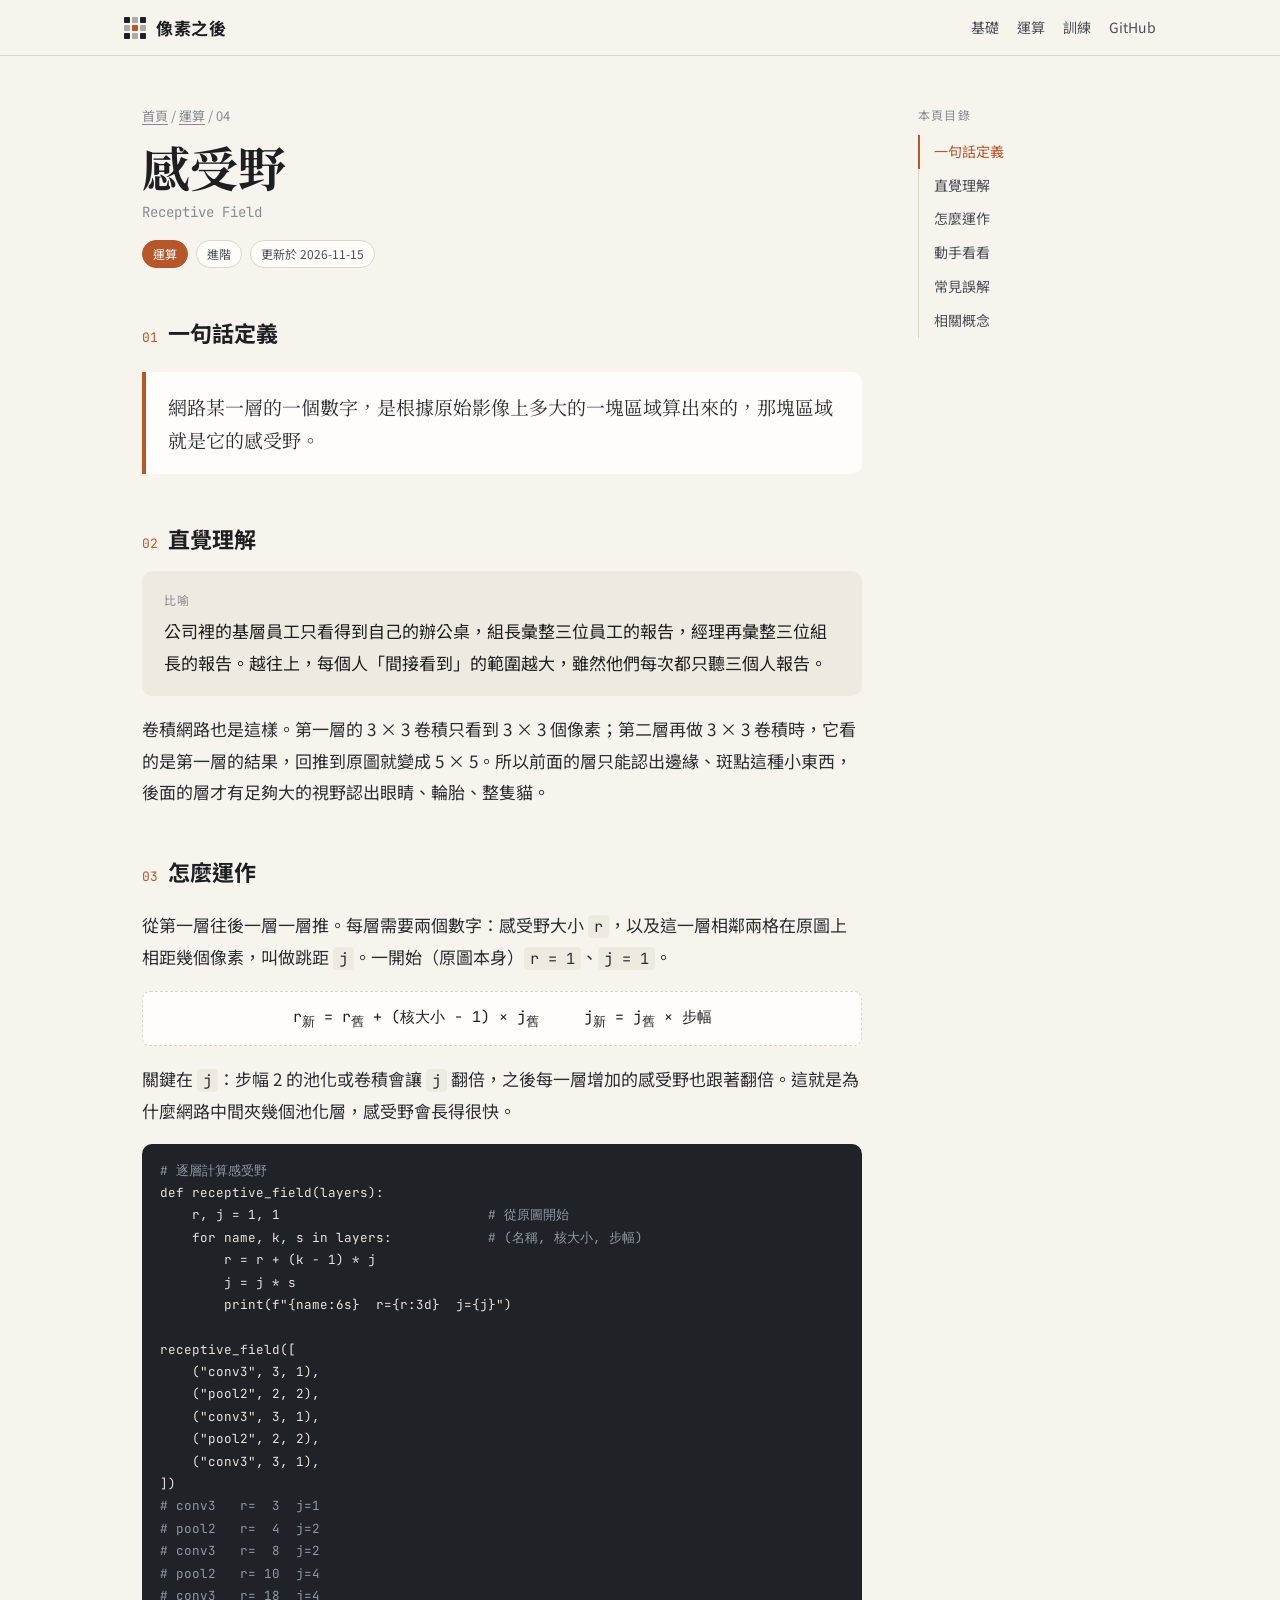
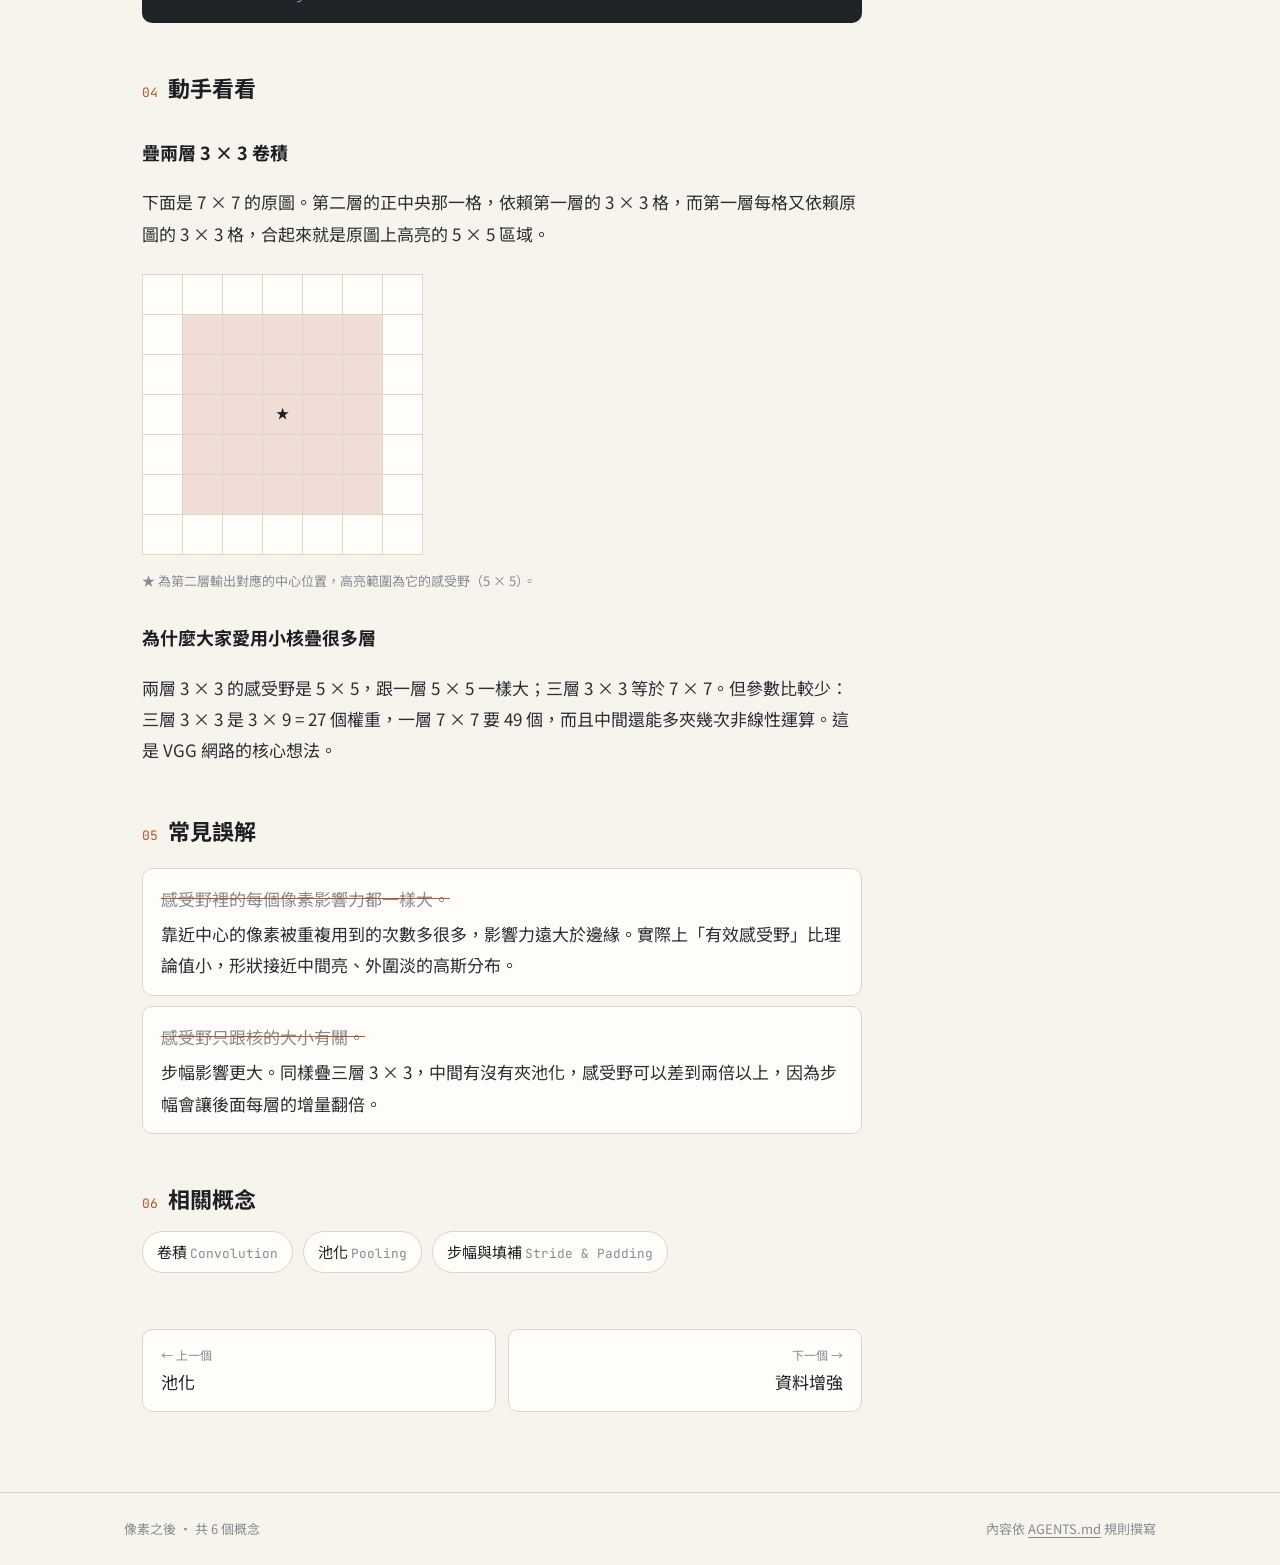
<file: concepts/receptive-field.html>
<!DOCTYPE html>
<html lang="zh-Hant-TW">
<head>
  <meta charset="UTF-8">
  <meta name="viewport" content="width=device-width, initial-scale=1">
  <title>感受野｜像素之後</title>
  <meta name="description" content="某一層的一個輸出，回推到原始影像上「看得到」的範圍有多大。">
  <link rel="preconnect" href="https://fonts.googleapis.com">
  <link rel="stylesheet" href="https://fonts.googleapis.com/css2?family=JetBrains+Mono:wght@400;700&family=Noto+Sans+TC:wght@400;500;700&family=Noto+Serif+TC:wght@600;700&display=swap">
  <link rel="stylesheet" href="../assets/css/style.css">
</head>
<body data-page="concept" data-root=".." data-slug="receptive-field">
  <header id="site-header"></header>

  <main class="concept-layout">
    <article>
      <header class="concept-header">
        <div class="breadcrumb" id="breadcrumb"></div>
        <h1>感受野</h1>
        <div class="en">Receptive Field</div>
        <div class="meta" id="meta"></div>
      </header>

      <section id="tldr">
        <h2>一句話定義</h2>
        <p class="tldr">網路某一層的一個數字，是根據原始影像上多大的一塊區域算出來的，那塊區域就是它的感受野。</p>
      </section>

      <section id="intuition">
        <h2>直覺理解</h2>
        <div class="analogy">公司裡的基層員工只看得到自己的辦公桌，組長彙整三位員工的報告，經理再彙整三位組長的報告。越往上，每個人「間接看到」的範圍越大，雖然他們每次都只聽三個人報告。</div>
        <p>卷積網路也是這樣。第一層的 3 × 3 卷積只看到 3 × 3 個像素；第二層再做 3 × 3 卷積時，它看的是第一層的結果，回推到原圖就變成 5 × 5。所以前面的層只能認出邊緣、斑點這種小東西，後面的層才有足夠大的視野認出眼睛、輪胎、整隻貓。</p>
      </section>

      <section id="how">
        <h2>怎麼運作</h2>
        <p>從第一層往後一層一層推。每層需要兩個數字：感受野大小 <code>r</code>，以及這一層相鄰兩格在原圖上相距幾個像素，叫做跳距 <code>j</code>。一開始（原圖本身）<code>r = 1</code>、<code>j = 1</code>。</p>
        <div class="formula">r<sub>新</sub> = r<sub>舊</sub> + (核大小 − 1) × j<sub>舊</sub>　　　j<sub>新</sub> = j<sub>舊</sub> × 步幅</div>
        <p>關鍵在 <code>j</code>：步幅 2 的池化或卷積會讓 <code>j</code> 翻倍，之後每一層增加的感受野也跟著翻倍。這就是為什麼網路中間夾幾個池化層，感受野會長得很快。</p>
<pre><code><span class="c"># 逐層計算感受野</span>
def receptive_field(layers):
    r, j = 1, 1                          <span class="c"># 從原圖開始</span>
    for name, k, s in layers:            <span class="c"># (名稱, 核大小, 步幅)</span>
        r = r + (k - 1) * j
        j = j * s
        print(f"{name:6s}  r={r:3d}  j={j}")

receptive_field([
    ("conv3", 3, 1),
    ("pool2", 2, 2),
    ("conv3", 3, 1),
    ("pool2", 2, 2),
    ("conv3", 3, 1),
])
<span class="c"># conv3   r=  3  j=1</span>
<span class="c"># pool2   r=  4  j=2</span>
<span class="c"># conv3   r=  8  j=2</span>
<span class="c"># pool2   r= 10  j=4</span>
<span class="c"># conv3   r= 18  j=4</span>
</code></pre>
      </section>

      <section id="example">
        <h2>動手看看</h2>
        <h3>疊兩層 3 × 3 卷積</h3>
        <p>下面是 7 × 7 的原圖。第二層的正中央那一格，依賴第一層的 3 × 3 格，而第一層每格又依賴原圖的 3 × 3 格，合起來就是原圖上高亮的 5 × 5 區域。</p>
        <div class="matrix-row">
          <table class="matrix" aria-label="7×7 原圖中 5×5 的感受野">
            <tr><td></td><td></td><td></td><td></td><td></td><td></td><td></td></tr>
            <tr><td></td><td class="hl"></td><td class="hl"></td><td class="hl"></td><td class="hl"></td><td class="hl"></td><td></td></tr>
            <tr><td></td><td class="hl"></td><td class="hl"></td><td class="hl"></td><td class="hl"></td><td class="hl"></td><td></td></tr>
            <tr><td></td><td class="hl"></td><td class="hl"></td><td class="hl">★</td><td class="hl"></td><td class="hl"></td><td></td></tr>
            <tr><td></td><td class="hl"></td><td class="hl"></td><td class="hl"></td><td class="hl"></td><td class="hl"></td><td></td></tr>
            <tr><td></td><td class="hl"></td><td class="hl"></td><td class="hl"></td><td class="hl"></td><td class="hl"></td><td></td></tr>
            <tr><td></td><td></td><td></td><td></td><td></td><td></td><td></td></tr>
          </table>
        </div>
        <p class="figure-caption">★ 為第二層輸出對應的中心位置，高亮範圍為它的感受野（5 × 5）。</p>
        <h3>為什麼大家愛用小核疊很多層</h3>
        <p>兩層 3 × 3 的感受野是 5 × 5，跟一層 5 × 5 一樣大；三層 3 × 3 等於 7 × 7。但參數比較少：三層 3 × 3 是 3 × 9 = 27 個權重，一層 7 × 7 要 49 個，而且中間還能多夾幾次非線性運算。這是 VGG 網路的核心想法。</p>
      </section>

      <section id="pitfalls">
        <h2>常見誤解</h2>
        <ul class="pitfalls">
          <li><span class="wrong">感受野裡的每個像素影響力都一樣大。</span><span class="right">靠近中心的像素被重複用到的次數多很多，影響力遠大於邊緣。實際上「有效感受野」比理論值小，形狀接近中間亮、外圍淡的高斯分布。</span></li>
          <li><span class="wrong">感受野只跟核的大小有關。</span><span class="right">步幅影響更大。同樣疊三層 3 × 3，中間有沒有夾池化，感受野可以差到兩倍以上，因為步幅會讓後面每層的增量翻倍。</span></li>
        </ul>
      </section>

      <section id="related">
        <h2>相關概念</h2>
        <div class="related-list" id="related-list"></div>
      </section>

      <nav id="pager"></nav>
    </article>

    <nav class="toc" id="toc" aria-label="本頁目錄"></nav>
  </main>

  <footer id="site-footer"></footer>
  <script src="../assets/js/site.js"></script>
</body>
</html>
</file>
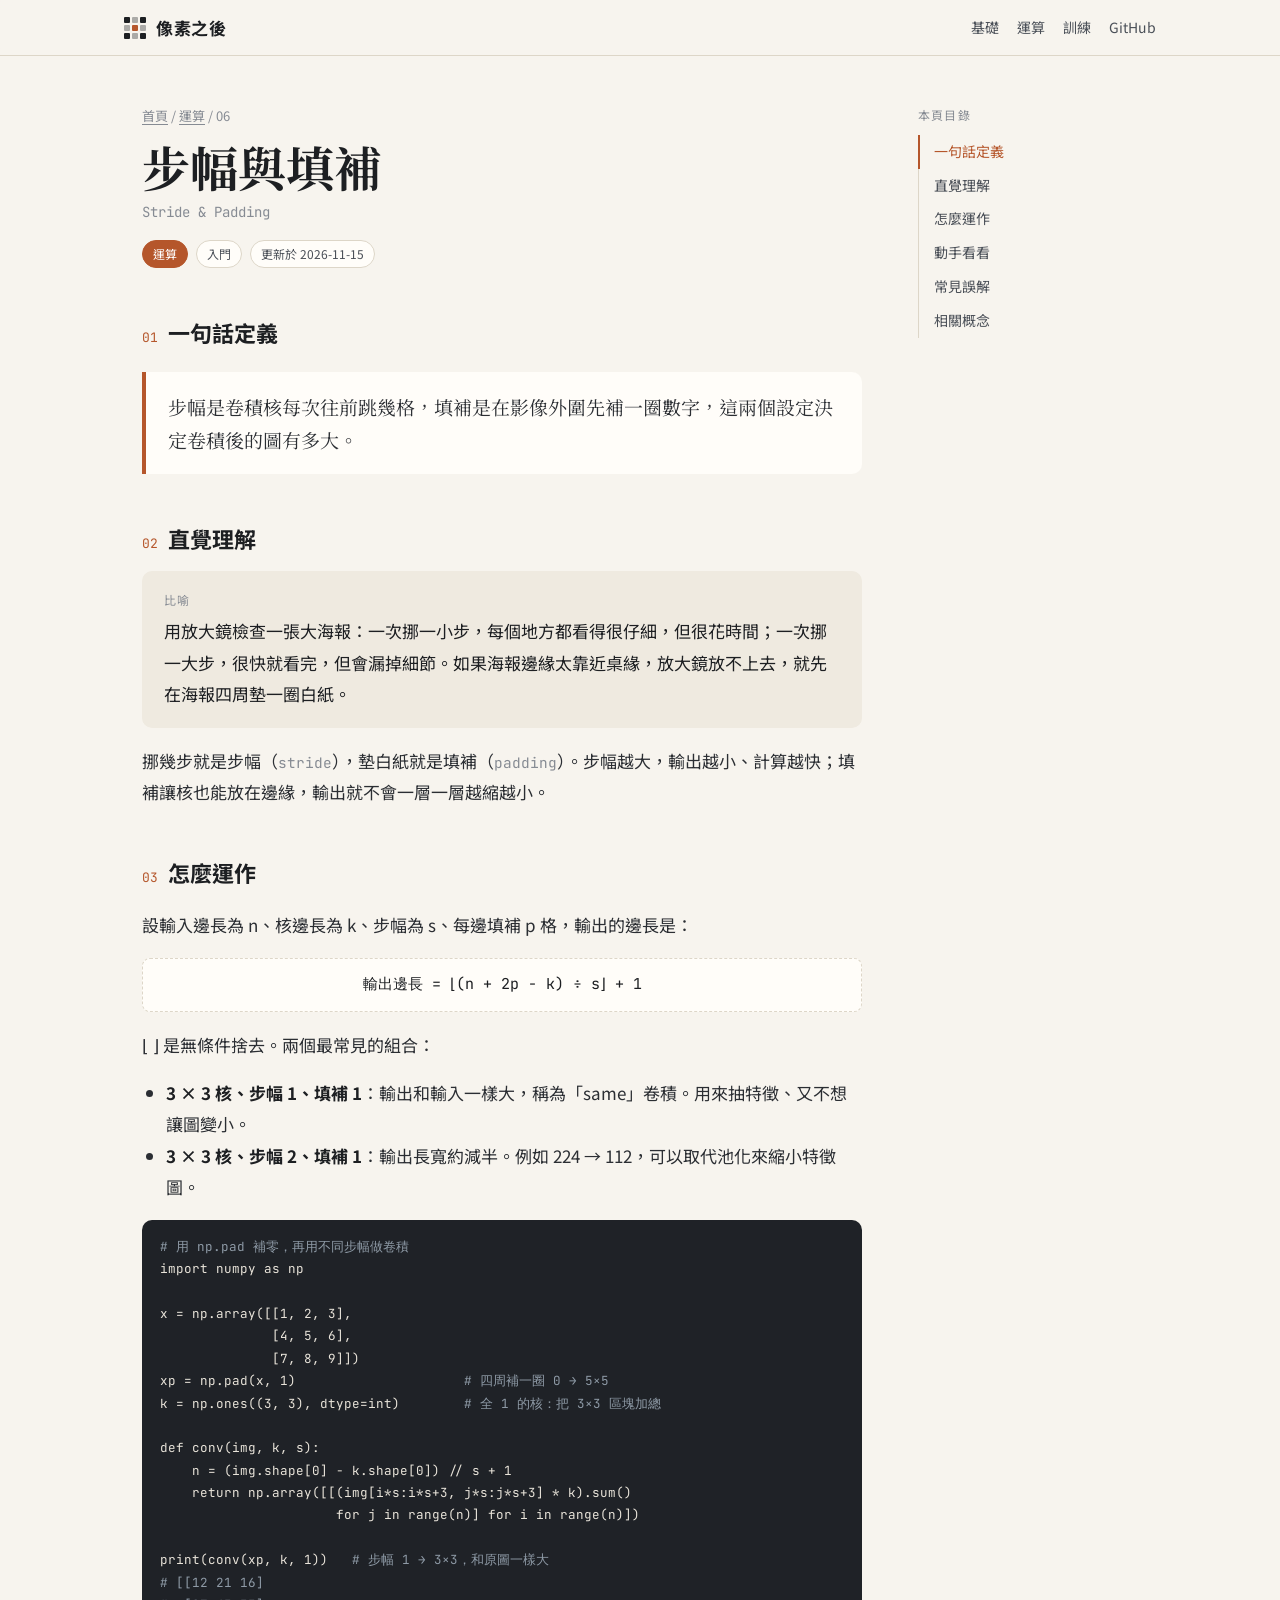
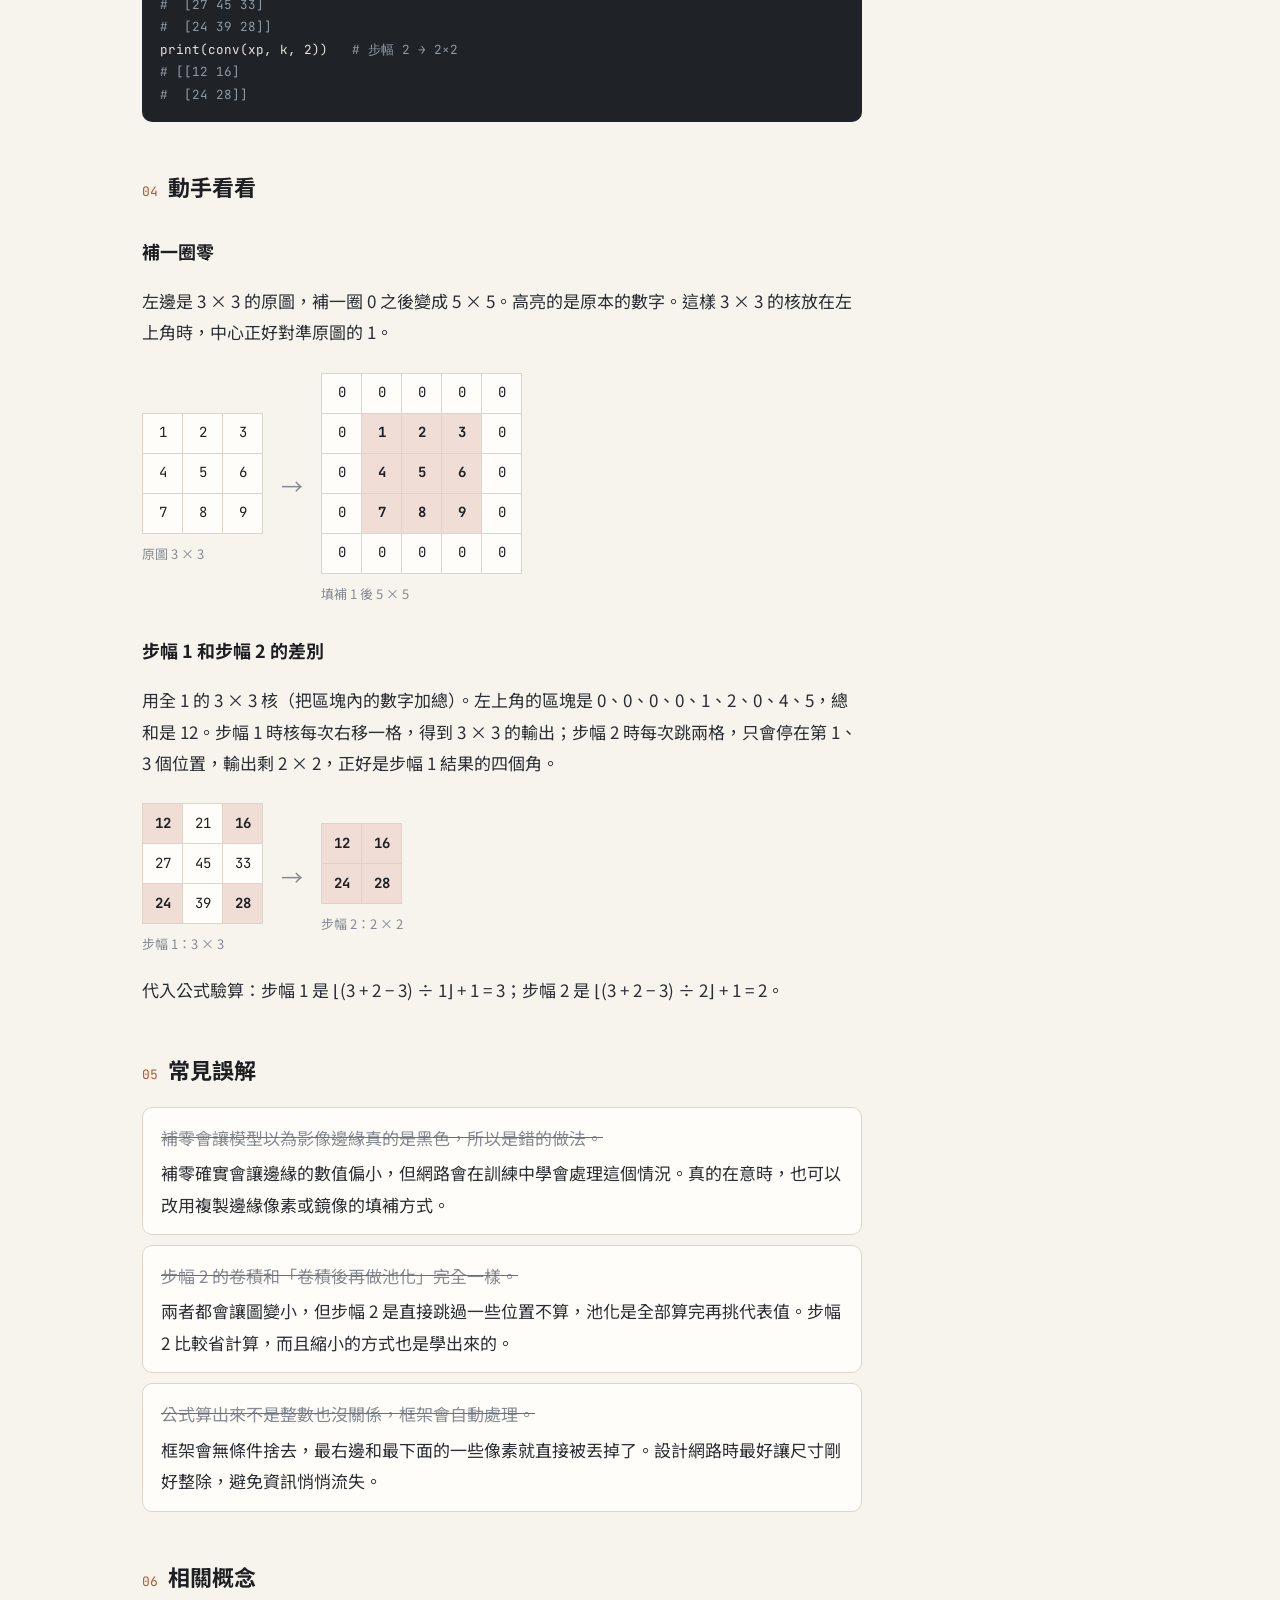
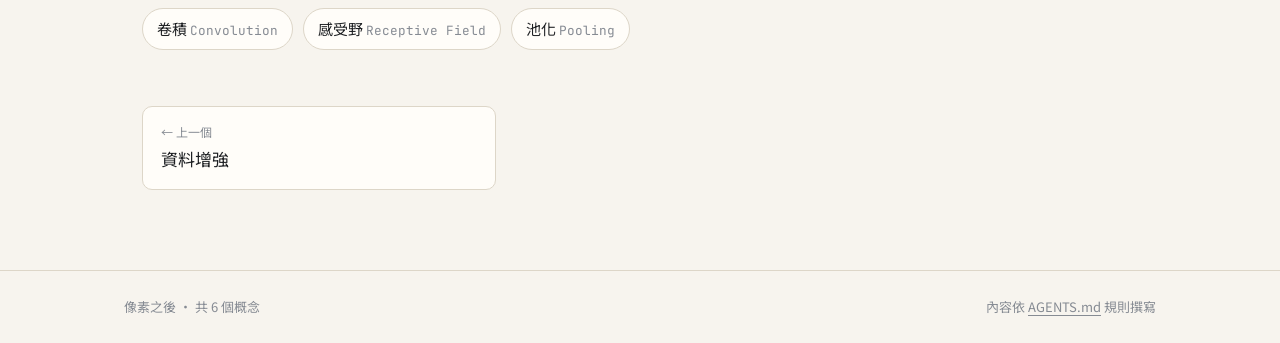
<file: concepts/stride-padding.html>
<!DOCTYPE html>
<html lang="zh-Hant-TW">
<head>
  <meta charset="UTF-8">
  <meta name="viewport" content="width=device-width, initial-scale=1">
  <title>步幅與填補｜像素之後</title>
  <meta name="description" content="步幅決定卷積核一次跳幾格，填補決定邊緣要不要補零，兩者一起決定輸出的大小。">
  <link rel="preconnect" href="https://fonts.googleapis.com">
  <link rel="stylesheet" href="https://fonts.googleapis.com/css2?family=JetBrains+Mono:wght@400;700&family=Noto+Sans+TC:wght@400;500;700&family=Noto+Serif+TC:wght@600;700&display=swap">
  <link rel="stylesheet" href="../assets/css/style.css">
</head>
<body data-page="concept" data-root=".." data-slug="stride-padding">
  <header id="site-header"></header>

  <main class="concept-layout">
    <article>
      <header class="concept-header">
        <div class="breadcrumb" id="breadcrumb"></div>
        <h1>步幅與填補</h1>
        <div class="en">Stride &amp; Padding</div>
        <div class="meta" id="meta"></div>
      </header>

      <section id="tldr">
        <h2>一句話定義</h2>
        <p class="tldr">步幅是卷積核每次往前跳幾格，填補是在影像外圍先補一圈數字，這兩個設定決定卷積後的圖有多大。</p>
      </section>

      <section id="intuition">
        <h2>直覺理解</h2>
        <div class="analogy">用放大鏡檢查一張大海報：一次挪一小步，每個地方都看得很仔細，但很花時間；一次挪一大步，很快就看完，但會漏掉細節。如果海報邊緣太靠近桌緣，放大鏡放不上去，就先在海報四周墊一圈白紙。</div>
        <p>挪幾步就是步幅（<span class="term">stride</span>），墊白紙就是填補（<span class="term">padding</span>）。步幅越大，輸出越小、計算越快；填補讓核也能放在邊緣，輸出就不會一層一層越縮越小。</p>
      </section>

      <section id="how">
        <h2>怎麼運作</h2>
        <p>設輸入邊長為 n、核邊長為 k、步幅為 s、每邊填補 p 格，輸出的邊長是：</p>
        <div class="formula">輸出邊長 = ⌊(n + 2p − k) ÷ s⌋ + 1</div>
        <p>⌊ ⌋ 是無條件捨去。兩個最常見的組合：</p>
        <ul>
          <li><strong>3 × 3 核、步幅 1、填補 1</strong>：輸出和輸入一樣大，稱為「same」卷積。用來抽特徵、又不想讓圖變小。</li>
          <li><strong>3 × 3 核、步幅 2、填補 1</strong>：輸出長寬約減半。例如 224 → 112，可以取代池化來縮小特徵圖。</li>
        </ul>
<pre><code><span class="c"># 用 np.pad 補零，再用不同步幅做卷積</span>
import numpy as np

x = np.array([[1, 2, 3],
              [4, 5, 6],
              [7, 8, 9]])
xp = np.pad(x, 1)                     <span class="c"># 四周補一圈 0 → 5×5</span>
k = np.ones((3, 3), dtype=int)        <span class="c"># 全 1 的核：把 3×3 區塊加總</span>

def conv(img, k, s):
    n = (img.shape[0] - k.shape[0]) // s + 1
    return np.array([[(img[i*s:i*s+3, j*s:j*s+3] * k).sum()
                      for j in range(n)] for i in range(n)])

print(conv(xp, k, 1))   <span class="c"># 步幅 1 → 3×3，和原圖一樣大</span>
<span class="c"># [[12 21 16]</span>
<span class="c">#  [27 45 33]</span>
<span class="c">#  [24 39 28]]</span>
print(conv(xp, k, 2))   <span class="c"># 步幅 2 → 2×2</span>
<span class="c"># [[12 16]</span>
<span class="c">#  [24 28]]</span>
</code></pre>
      </section>

      <section id="example">
        <h2>動手看看</h2>
        <h3>補一圈零</h3>
        <p>左邊是 3 × 3 的原圖，補一圈 0 之後變成 5 × 5。高亮的是原本的數字。這樣 3 × 3 的核放在左上角時，中心正好對準原圖的 1。</p>
        <div class="matrix-row">
          <div>
            <table class="matrix">
              <tr><td>1</td><td>2</td><td>3</td></tr>
              <tr><td>4</td><td>5</td><td>6</td></tr>
              <tr><td>7</td><td>8</td><td>9</td></tr>
            </table>
            <div class="figure-caption">原圖 3 × 3</div>
          </div>
          <span class="op">→</span>
          <div>
            <table class="matrix">
              <tr><td>0</td><td>0</td><td>0</td><td>0</td><td>0</td></tr>
              <tr><td>0</td><td class="hl">1</td><td class="hl">2</td><td class="hl">3</td><td>0</td></tr>
              <tr><td>0</td><td class="hl">4</td><td class="hl">5</td><td class="hl">6</td><td>0</td></tr>
              <tr><td>0</td><td class="hl">7</td><td class="hl">8</td><td class="hl">9</td><td>0</td></tr>
              <tr><td>0</td><td>0</td><td>0</td><td>0</td><td>0</td></tr>
            </table>
            <div class="figure-caption">填補 1 後 5 × 5</div>
          </div>
        </div>
        <h3>步幅 1 和步幅 2 的差別</h3>
        <p>用全 1 的 3 × 3 核（把區塊內的數字加總）。左上角的區塊是 0、0、0、0、1、2、0、4、5，總和是 12。步幅 1 時核每次右移一格，得到 3 × 3 的輸出；步幅 2 時每次跳兩格，只會停在第 1、3 個位置，輸出剩 2 × 2，正好是步幅 1 結果的四個角。</p>
        <div class="matrix-row">
          <div>
            <table class="matrix">
              <tr><td class="hl">12</td><td>21</td><td class="hl">16</td></tr>
              <tr><td>27</td><td>45</td><td>33</td></tr>
              <tr><td class="hl">24</td><td>39</td><td class="hl">28</td></tr>
            </table>
            <div class="figure-caption">步幅 1：3 × 3</div>
          </div>
          <span class="op">→</span>
          <div>
            <table class="matrix">
              <tr><td class="hl">12</td><td class="hl">16</td></tr>
              <tr><td class="hl">24</td><td class="hl">28</td></tr>
            </table>
            <div class="figure-caption">步幅 2：2 × 2</div>
          </div>
        </div>
        <p>代入公式驗算：步幅 1 是 ⌊(3 + 2 − 3) ÷ 1⌋ + 1 = 3；步幅 2 是 ⌊(3 + 2 − 3) ÷ 2⌋ + 1 = 2。</p>
      </section>

      <section id="pitfalls">
        <h2>常見誤解</h2>
        <ul class="pitfalls">
          <li><span class="wrong">補零會讓模型以為影像邊緣真的是黑色，所以是錯的做法。</span><span class="right">補零確實會讓邊緣的數值偏小，但網路會在訓練中學會處理這個情況。真的在意時，也可以改用複製邊緣像素或鏡像的填補方式。</span></li>
          <li><span class="wrong">步幅 2 的卷積和「卷積後再做池化」完全一樣。</span><span class="right">兩者都會讓圖變小，但步幅 2 是直接跳過一些位置不算，池化是全部算完再挑代表值。步幅 2 比較省計算，而且縮小的方式也是學出來的。</span></li>
          <li><span class="wrong">公式算出來不是整數也沒關係，框架會自動處理。</span><span class="right">框架會無條件捨去，最右邊和最下面的一些像素就直接被丟掉了。設計網路時最好讓尺寸剛好整除，避免資訊悄悄流失。</span></li>
        </ul>
      </section>

      <section id="related">
        <h2>相關概念</h2>
        <div class="related-list" id="related-list"></div>
      </section>

      <nav id="pager"></nav>
    </article>

    <nav class="toc" id="toc" aria-label="本頁目錄"></nav>
  </main>

  <footer id="site-footer"></footer>
  <script src="../assets/js/site.js"></script>
</body>
</html>
</file>
<file: assets/css/style.css>
/* ==========================================================
   像素之後 — 全站唯一樣式表
   規則：新增頁面只能使用這裡已有的 class；
   需要新元件時，先在這裡加上並在 AGENTS.md「元件」一節登記。
   ========================================================== */

:root {
  --paper: #f7f4ee;
  --paper-2: #efeae0;
  --ink: #1d1f22;
  --ink-2: #4a4f57;
  --ink-3: #868b93;
  --line: #ddd6c8;
  --accent: #b5562b;          /* 預設強調色；分類頁面會用 --cat 覆蓋 */
  --cat: var(--accent);
  --code-bg: #1f2227;
  --code-ink: #e9e4da;
  --radius: 10px;
  --measure: 720px;           /* 內文最大寬度 */
  --font-sans: "Noto Sans TC", "PingFang TC", "Microsoft JhengHei", system-ui, sans-serif;
  --font-serif: "Noto Serif TC", "Songti TC", serif;
  --font-mono: "JetBrains Mono", "SFMono-Regular", Consolas, monospace;
}

* { box-sizing: border-box; }
html { scroll-behavior: smooth; }
body {
  margin: 0;
  background: var(--paper);
  color: var(--ink);
  font-family: var(--font-sans);
  font-size: 17px;
  line-height: 1.85;
  -webkit-font-smoothing: antialiased;
}
a { color: var(--cat); text-underline-offset: 3px; }
a:hover { text-decoration-thickness: 2px; }
img { max-width: 100%; }

/* ---------- 頂部導覽（由 site.js 產生） ---------- */
.site-header {
  border-bottom: 1px solid var(--line);
  background: color-mix(in srgb, var(--paper) 92%, transparent);
  backdrop-filter: blur(6px);
  position: sticky; top: 0; z-index: 10;
}
.site-header .inner {
  max-width: 1080px; margin: 0 auto; padding: 12px 24px;
  display: flex; align-items: center; justify-content: space-between; gap: 16px;
}
.brand { display: flex; align-items: center; gap: 10px; color: var(--ink); text-decoration: none; font-weight: 700; letter-spacing: .04em; }
.brand-mark {
  width: 22px; height: 22px; display: grid; grid-template-columns: repeat(3, 1fr); gap: 2px;
}
.brand-mark i { display: block; background: var(--ink); border-radius: 1px; }
.brand-mark i:nth-child(2n) { opacity: .35; }
.brand-mark i:nth-child(5) { background: var(--accent); opacity: 1; }
.site-nav { display: flex; gap: 18px; font-size: 14px; }
.site-nav a { color: var(--ink-2); text-decoration: none; }
.site-nav a:hover { color: var(--ink); }

/* ---------- 首頁 ---------- */
.hero { max-width: 1080px; margin: 0 auto; padding: 72px 24px 40px; }
.hero .eyebrow { font-family: var(--font-mono); font-size: 13px; color: var(--ink-3); letter-spacing: .08em; }
.hero h1 { font-family: var(--font-serif); font-size: clamp(40px, 6vw, 68px); line-height: 1.15; margin: 12px 0 16px; font-weight: 700; }
.hero p { max-width: 560px; color: var(--ink-2); margin: 0; }
.pixel-strip { display: flex; gap: 3px; margin-top: 28px; }
.pixel-strip span { width: 18px; height: 18px; border-radius: 2px; }

.category { max-width: 1080px; margin: 0 auto; padding: 24px 24px 8px; }
.category-head { display: flex; align-items: baseline; gap: 12px; border-top: 2px solid var(--ink); padding-top: 14px; }
.category-head h2 { margin: 0; font-size: 22px; }
.category-head p { margin: 0; color: var(--ink-3); font-size: 14px; }
.card-grid { display: grid; grid-template-columns: repeat(auto-fill, minmax(280px, 1fr)); gap: 16px; padding: 18px 0 24px; }
.card {
  display: flex; flex-direction: column; gap: 8px;
  background: #fffdf9; border: 1px solid var(--line); border-radius: var(--radius);
  padding: 20px; color: var(--ink); text-decoration: none;
  transition: transform .15s ease, border-color .15s ease, box-shadow .15s ease;
}
.card:hover { transform: translateY(-2px); border-color: var(--cat); box-shadow: 0 6px 20px rgba(0,0,0,.06); }
.card .num { font-family: var(--font-mono); font-size: 12px; color: var(--cat); }
.card h3 { margin: 0; font-size: 20px; }
.card .en { font-family: var(--font-mono); font-size: 12px; color: var(--ink-3); }
.card p { margin: 0; font-size: 15px; color: var(--ink-2); line-height: 1.7; }

/* ---------- 概念頁 ---------- */
.concept-layout { max-width: 1080px; margin: 0 auto; padding: 48px 24px 80px; display: grid; grid-template-columns: minmax(0, var(--measure)) 220px; gap: 56px; justify-content: center; }
.concept-header { margin-bottom: 32px; }
.breadcrumb { font-size: 13px; color: var(--ink-3); }
.breadcrumb a { color: var(--ink-3); }
.concept-header h1 { font-family: var(--font-serif); font-size: clamp(34px, 5vw, 48px); line-height: 1.2; margin: 10px 0 4px; }
.concept-header .en { font-family: var(--font-mono); color: var(--ink-3); font-size: 14px; }
.meta { display: flex; flex-wrap: wrap; gap: 8px; margin-top: 14px; }
.tag { font-size: 12px; padding: 2px 10px; border-radius: 999px; border: 1px solid var(--line); color: var(--ink-2); background: #fffdf9; }
.tag.cat { background: var(--cat); border-color: var(--cat); color: #fff; }

article section { margin-top: 44px; }
article section > h2 {
  font-size: 22px; margin: 0 0 12px; display: flex; align-items: baseline; gap: 10px;
}
article section > h2::before {
  content: attr(data-index); font-family: var(--font-mono); font-size: 13px; color: var(--cat); font-weight: 400;
}
article h3 { font-size: 18px; margin: 28px 0 8px; }
article p, article li { color: #2b2e33; }
article ul, article ol { padding-left: 1.4em; }
article strong { color: var(--ink); }
.term { font-family: var(--font-mono); font-size: .85em; color: var(--ink-3); }

/* 一句話定義 */
.tldr {
  border-left: 4px solid var(--cat); background: #fffdf9; padding: 18px 22px; border-radius: 0 var(--radius) var(--radius) 0;
  font-size: 19px; line-height: 1.75; font-family: var(--font-serif);
}

/* 比喻框 */
.analogy { background: var(--paper-2); border-radius: var(--radius); padding: 18px 22px; }
.analogy::before { content: "比喻"; display: block; font-size: 12px; letter-spacing: .1em; color: var(--ink-3); margin-bottom: 4px; }

/* 公式、程式碼 */
.formula { font-family: var(--font-mono); background: #fffdf9; border: 1px dashed var(--line); border-radius: 8px; padding: 12px 16px; overflow-x: auto; text-align: center; font-size: 15px; }
pre { background: var(--code-bg); color: var(--code-ink); padding: 16px 18px; border-radius: var(--radius); overflow-x: auto; font-size: 14px; line-height: 1.6; }
code { font-family: var(--font-mono); font-size: .9em; }
:not(pre) > code { background: var(--paper-2); padding: 1px 6px; border-radius: 4px; }
pre .c { color: #8e9aa6; }

/* 數字矩陣表格 */
.matrix { border-collapse: collapse; font-family: var(--font-mono); font-size: 14px; margin: 8px 0; }
.matrix td { width: 40px; height: 40px; text-align: center; border: 1px solid var(--line); background: #fffdf9; }
.matrix td.hl { background: color-mix(in srgb, var(--cat) 20%, #fff); font-weight: 700; }
.matrix-row { display: flex; flex-wrap: wrap; align-items: center; gap: 18px; }
.matrix-row .op { font-size: 22px; color: var(--ink-3); }
.figure-caption { font-size: 13px; color: var(--ink-3); margin-top: 6px; }

/* 互動示範框 */
.demo { border: 1px solid var(--line); border-radius: var(--radius); background: #fffdf9; padding: 20px; }
.demo-controls { display: flex; flex-wrap: wrap; gap: 8px; margin-bottom: 16px; }
.demo-controls button {
  font: inherit; font-size: 14px; padding: 6px 14px; border-radius: 999px; border: 1px solid var(--line);
  background: var(--paper); color: var(--ink-2); cursor: pointer;
}
.demo-controls button[aria-pressed="true"] { background: var(--cat); color: #fff; border-color: var(--cat); }
.demo-stage { display: flex; flex-wrap: wrap; gap: 20px; align-items: flex-start; }
.demo-stage canvas { image-rendering: pixelated; border-radius: 6px; border: 1px solid var(--line); }
.demo-label { font-size: 13px; color: var(--ink-3); margin-top: 4px; }

/* 常見誤解 */
.pitfalls { list-style: none; padding: 0; }
.pitfalls li { padding: 14px 18px; border: 1px solid var(--line); border-radius: var(--radius); background: #fffdf9; margin-bottom: 10px; }
.pitfalls li .wrong { display: block; text-decoration: line-through; text-decoration-color: var(--cat); color: var(--ink-3); }
.pitfalls li .right { display: block; margin-top: 4px; }

/* 相關概念 + 上下頁（由 site.js 產生） */
.related-list { display: flex; flex-wrap: wrap; gap: 10px; }
.related-list a { text-decoration: none; padding: 6px 14px; border: 1px solid var(--line); border-radius: 999px; background: #fffdf9; color: var(--ink); font-size: 15px; }
.related-list a:hover { border-color: var(--cat); }
.pager { display: grid; grid-template-columns: 1fr 1fr; gap: 12px; margin-top: 56px; }
.pager a { display: block; padding: 14px 18px; border: 1px solid var(--line); border-radius: var(--radius); text-decoration: none; color: var(--ink); background: #fffdf9; }
.pager a small { display: block; color: var(--ink-3); font-size: 12px; }
.pager .next { text-align: right; grid-column: 2; }

/* 右側目錄（由 site.js 產生） */
.toc { position: sticky; top: 88px; align-self: start; font-size: 14px; }
.toc p { font-size: 12px; letter-spacing: .1em; color: var(--ink-3); margin: 0 0 8px; }
.toc ol { list-style: none; padding: 0; margin: 0; border-left: 1px solid var(--line); }
.toc a { display: block; padding: 4px 0 4px 14px; color: var(--ink-2); text-decoration: none; margin-left: -1px; border-left: 2px solid transparent; }
.toc a.active { color: var(--cat); border-left-color: var(--cat); }

.site-footer { border-top: 1px solid var(--line); color: var(--ink-3); font-size: 13px; }
.site-footer .inner { max-width: 1080px; margin: 0 auto; padding: 24px; display: flex; justify-content: space-between; flex-wrap: wrap; gap: 8px; }
.site-footer a { color: var(--ink-3); }

@media (max-width: 900px) {
  .concept-layout { grid-template-columns: minmax(0, 1fr); gap: 0; }
  .toc { display: none; }
}
@media (max-width: 520px) {
  body { font-size: 16px; }
  .site-nav { display: none; }
  .matrix td { width: 32px; height: 32px; font-size: 12px; }
}

/* ---------- 追加元件 ---------- */
/* .pixel-view：把 .matrix 畫成黑白像素（td.on = 白），用來對照數值矩陣 */
.matrix.pixel-view td { background: #16181b; border-color: #2a2d31; }
.matrix.pixel-view td.on { background: #fdfcf9; }
</file>
